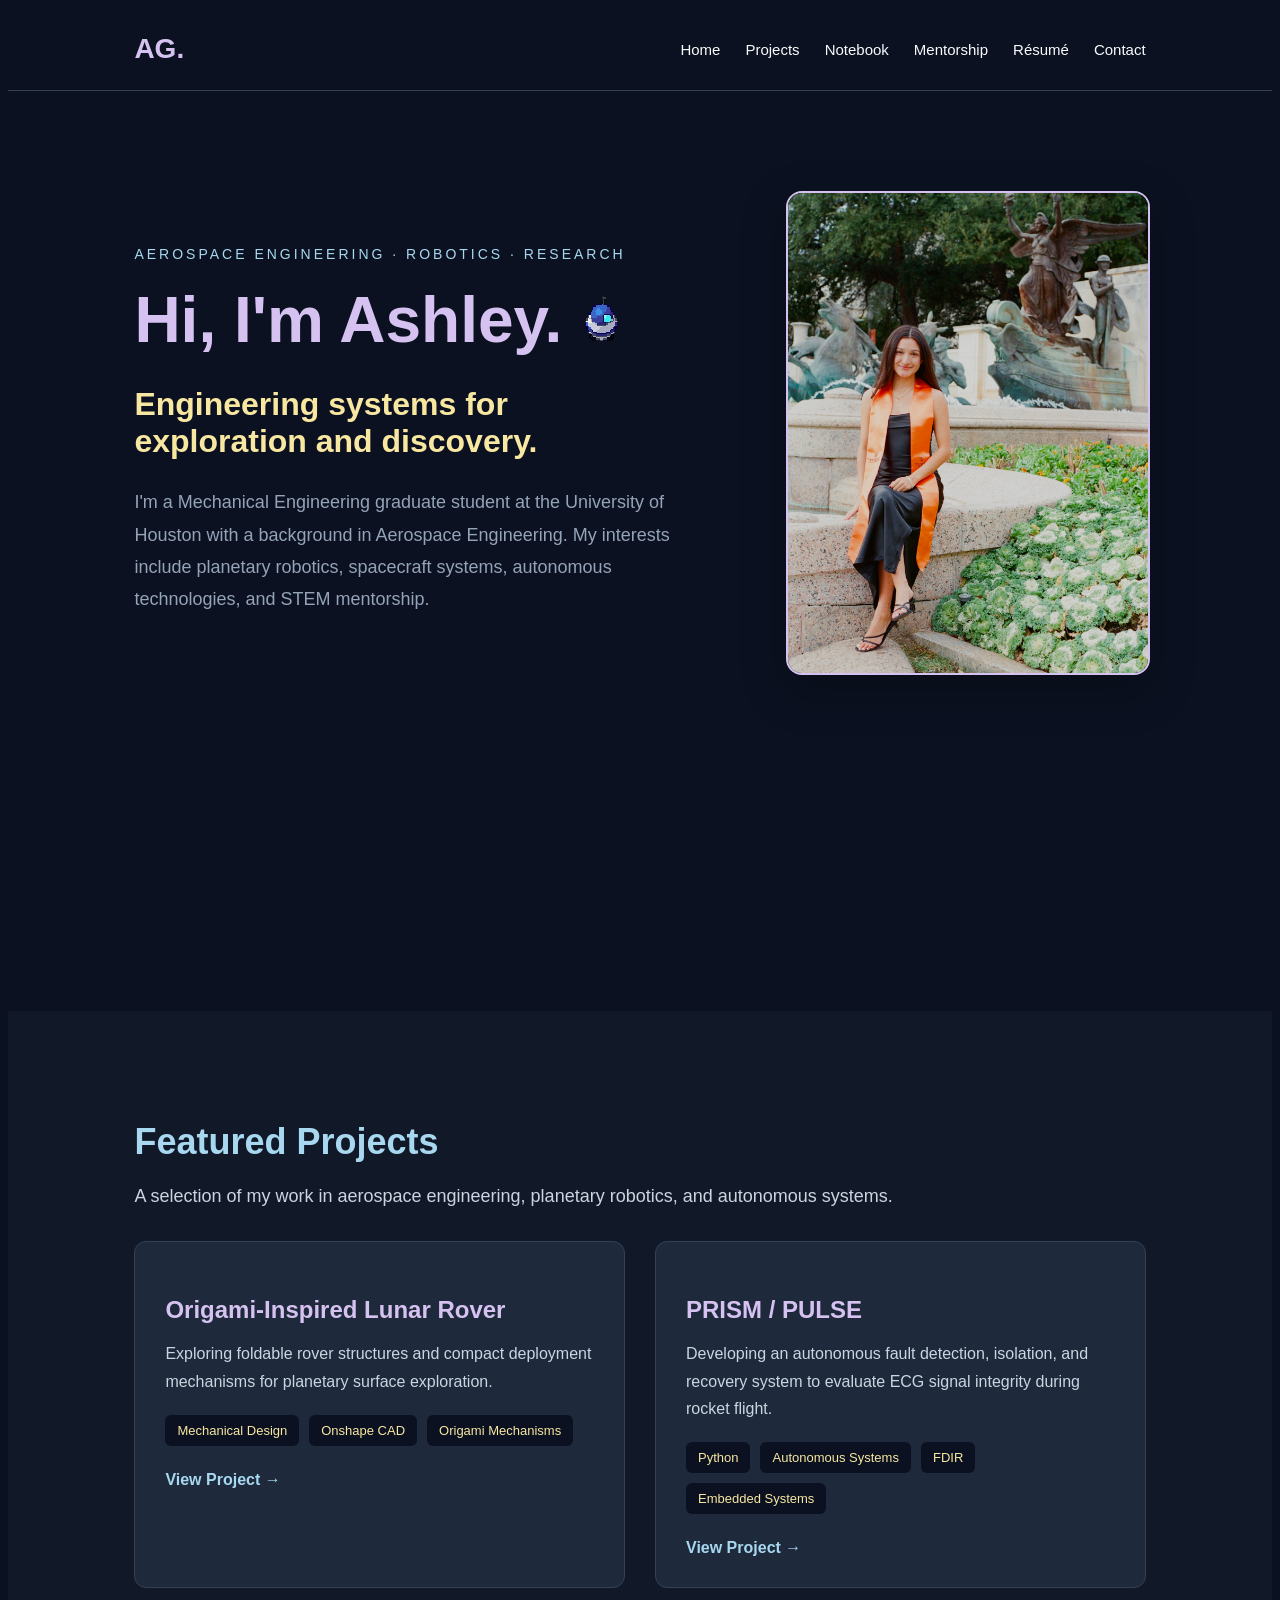
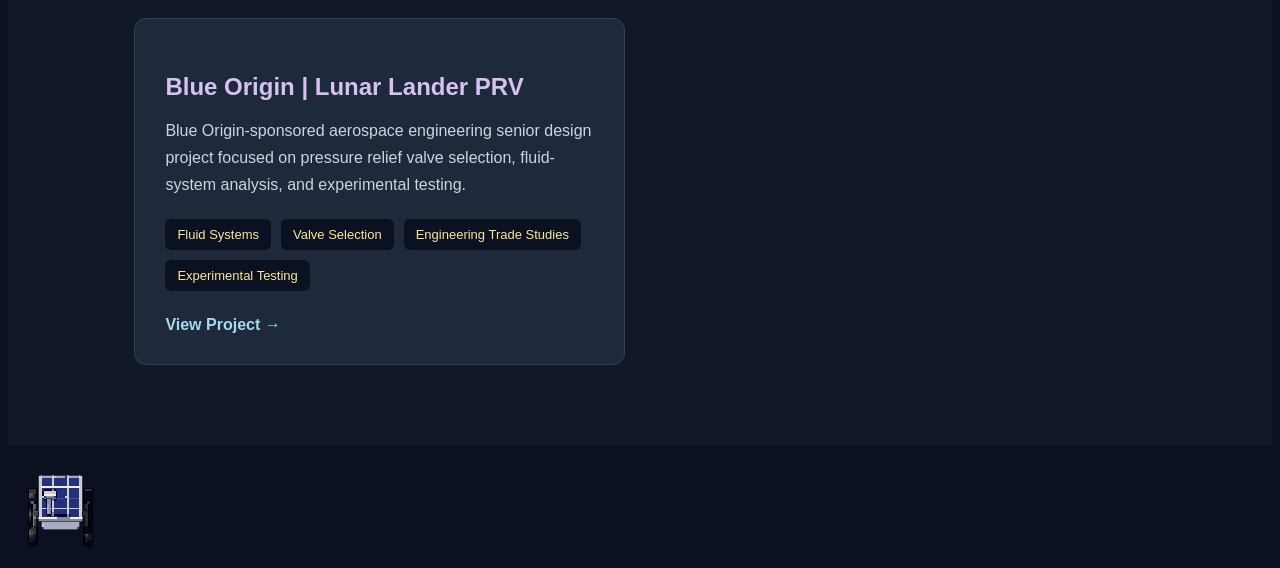
<file: index.html>
<!DOCTYPE html>
<html lang="en">

<head>
    <meta charset="UTF-8">
    <meta name="viewport" content="width=device-width, initial-scale=1.0">

    <title>Ashley Guajardo | Engineering Portfolio</title>

    <link rel="stylesheet" href="style.css?v=3">
</head>

<body>

    <!-- NAVIGATION BAR -->

    <nav class="navbar">

        <a href="index.html" class="logo">AG.</a>

        <div class="nav-links">
            <a href="index.html">Home</a>
            <a href="index.html#featured-projects">Projects</a>
            <a href="notebook.html">Notebook</a>
            <a href="mentorship.html">Mentorship</a>
            <a href="resume.html">Résumé</a>
            <a href="contact.html">Contact</a>
        </div>

    </nav>


    <!-- HERO SECTION -->

    <section class="hero">

        <div class="hero-content">

            <!-- LEFT SIDE: INTRODUCTION -->

            <div class="hero-text">

                <p class="eyebrow">
                    AEROSPACE ENGINEERING · ROBOTICS · RESEARCH
                </p>

                <!-- NAME AND ANIMATED ROBOT -->

                <h1 class="hero-name">
                    Hi, I'm Ashley.
                    <img
                        src="images/pixor-library-sci-robot-small.gif"
                        alt="Animated pixel-art robot"
                        class="hero-robot"
                    >
                </h1>

                <h2>
                    Engineering systems for exploration
                    and discovery.
                </h2>

                <p class="intro">
                    I'm a Mechanical Engineering graduate student
                    at the University of Houston with a background
                    in Aerospace Engineering.

                    My interests include planetary robotics,
                    spacecraft systems, autonomous technologies,
                    and STEM mentorship.
                </p>

            </div>

            <!-- RIGHT SIDE: PROFILE PHOTO -->

            <div class="hero-photo">

                <img
                    src="images/profile.jpg"
                    alt="Portrait of Ashley"
                >

            </div>

        </div>

    </section>


    <!-- FEATURED PROJECTS SECTION -->

    <section class="projects" id="featured-projects">

        <h2>Featured Projects</h2>

        <p>
            A selection of my work in aerospace engineering,
            planetary robotics, and autonomous systems.
        </p>

        <!-- PROJECT GRID -->

        <div class="project-grid">

            <!-- PROJECT 1: LUNAR ROVER -->

            <div class="project-card">

                <h3>Origami-Inspired Lunar Rover</h3>

                <p>
                    Exploring foldable rover structures
                    and compact deployment mechanisms
                    for planetary surface exploration.
                </p>

                <div class="project-tags">
                    <span>Mechanical Design</span>
                    <span>Onshape CAD</span>
                    <span>Origami Mechanisms</span>
                </div>

                <a href="lunar-rover.html" class="project-link">
                    View Project &rarr;
                </a>

            </div>


            <!-- PROJECT 2: PRISM / PULSE -->

            <div class="project-card">

                <h3>PRISM / PULSE</h3>

                <p>
                    Developing an autonomous fault detection,
                    isolation, and recovery system to evaluate
                    ECG signal integrity during rocket flight.
                </p>

                <div class="project-tags">
                    <span>Python</span>
                    <span>Autonomous Systems</span>
                    <span>FDIR</span>
                    <span>Embedded Systems</span>
                </div>

                <a href="prism-pulse.html" class="project-link">
                    View Project &rarr;
                </a>

            </div>


            
<!--
    ASCEND PROJECT — TEMPORARILY HIDDEN
    Restore when project documentation is ready.

    <div class="project-card">

        <h3>ASCEND | Autonomous ATV Controls</h3>

        <p>
            Developing an electronic throttle control
            system integrating a Pixhawk flight controller,
            PWM signal conversion, and a motor controller
            for autonomous ATV operation.
        </p>

        <div class="project-tags">
            <span>Control Systems</span>
            <span>Pixhawk</span>
            <span>Electronics Integration</span>
            <span>Autonomous Vehicles</span>
        </div>

        <a href="ascend.html" class="project-link">
            View Project &rarr;
        </a>

    </div>

    END HIDDEN ASCEND PROJECT
-->



            <!-- PROJECT 4: BLUE ORIGIN -->

            <div class="project-card">

                <h3>Blue Origin | Lunar Lander PRV</h3>

                <p>
                    Blue Origin-sponsored aerospace engineering
                    senior design project focused on pressure
                    relief valve selection, fluid-system analysis,
                    and experimental testing.
                </p>

                <div class="project-tags">
                    <span>Fluid Systems</span>
                    <span>Valve Selection</span>
                    <span>Engineering Trade Studies</span>
                    <span>Experimental Testing</span>
                </div>

                <a href="blue-origin.html" class="project-link">
                    View Project &rarr;
                </a>

            </div>

        </div>
        <!-- END PROJECT GRID -->

    </section>
    <!-- END FEATURED PROJECTS -->

<template id="future-home-gallery">

    <!-- HOMEPAGE PHOTO GALLERY -->

    <section class="home-gallery">

        <p class="home-gallery-label">
            A GLIMPSE INTO MY JOURNEY
        </p>

        <h2>Beyond the Engineering</h2>

        <p class="home-gallery-intro">
            From engineering projects and research
            to STEM mentorship, outreach, and the
            experiences that have shaped my journey.
        </p>

        <div class="home-gallery-container">

            <!-- PHOTO 1 -->

            <div class="home-gallery-slide home-active-slide">

                <div class="home-gallery-placeholder">
                    <span>Engineering Projects</span>
                </div>

                <p class="home-gallery-caption">
                    Engineering Projects
                </p>

            </div>


            <!-- PHOTO 2 -->

            <div class="home-gallery-slide">

                <div class="home-gallery-placeholder">
                    <span>STEM Mentorship</span>
                </div>

                <p class="home-gallery-caption">
                    STEM Mentorship & Outreach
                </p>

            </div>


            <!-- PHOTO 3 -->

            <div class="home-gallery-slide">

                <div class="home-gallery-placeholder">
                    <span>Research & Robotics</span>
                </div>

                <p class="home-gallery-caption">
                    Research & Robotics
                </p>

            </div>


            <!-- PHOTO 4 -->

            <div class="home-gallery-slide">

                <div class="home-gallery-placeholder">
                    <span>Team Experiences</span>
                </div>

                <p class="home-gallery-caption">
                    Team Experiences
                </p>

            </div>


            <!-- GALLERY CONTROLS -->

            <div class="home-gallery-controls">

                <button
                    class="home-gallery-prev"
                    type="button"
                    aria-label="Previous photo">
                    &#10094;
                </button>

                <span class="home-gallery-counter">
                    1 / 4
                </span>

                <button
                    class="home-gallery-next"
                    type="button"
                    aria-label="Next photo">
                    &#10095;
                </button>

            </div>


            <!-- GALLERY DOTS -->

            <div class="home-gallery-dots">

                <button
                    class="home-gallery-dot home-active-dot"
                    type="button"
                    aria-label="Show photo 1">
                </button>

                <button
                    class="home-gallery-dot"
                    type="button"
                    aria-label="Show photo 2">
                </button>

                <button
                    class="home-gallery-dot"
                    type="button"
                    aria-label="Show photo 3">
                </button>

                <button
                    class="home-gallery-dot"
                    type="button"
                    aria-label="Show photo 4">
                </button>

            </div>

        </div>

    </template>

    </section>


    <!-- HOMEPAGE PHOTO GALLERY SCRIPT -->

    <!--
HOMEPAGE GALLERY JAVASCRIPT TEMPORARILY DISABLED.
Restore the original slideshow script when the gallery is published.
-->


    <!-- ANIMATED ROVER -->

    <div class="rover-track">

        <img
            src="images/pixor-library-sci-rover.gif"
            alt="Animated planetary exploration rover"
            class="homepage-rover"
        >

    </div>

</body>

</html>
</file>
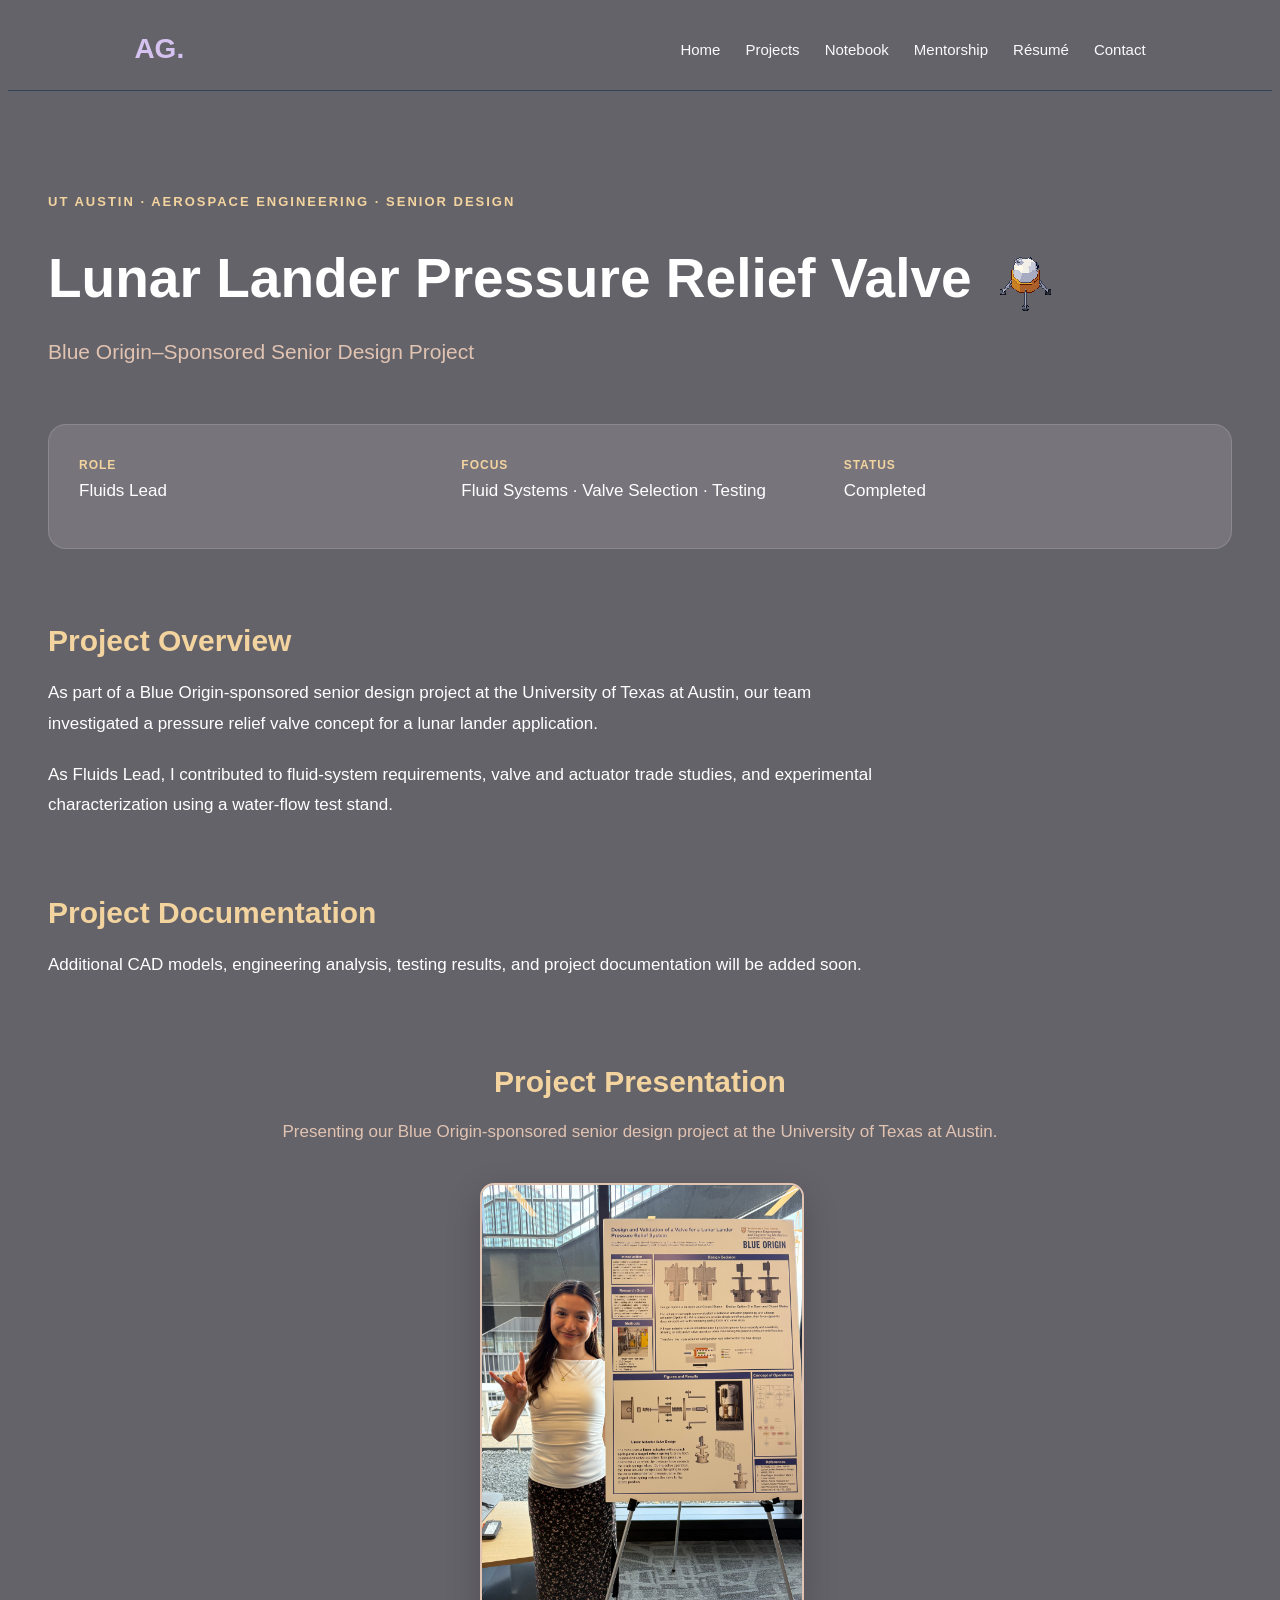
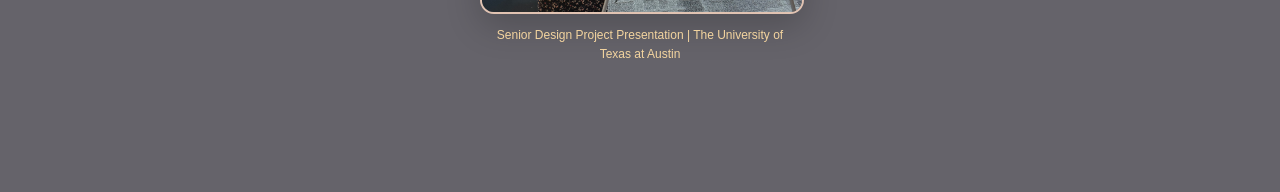
<file: blue-origin.html>
<!DOCTYPE html>
<html lang="en">

<head>
    <meta charset="UTF-8">
    <meta name="viewport" content="width=device-width, initial-scale=1.0">

    <title>Blue Origin | Lunar Lander PRV</title>

    <link rel="stylesheet" href="style.css?v=2">
</head>

<body class="blue-origin-page">

    <!-- NAVIGATION BAR -->

    <nav class="navbar">

        <a href="index.html" class="logo">AG.</a>

        <div class="nav-links">
            <a href="index.html">Home</a>
            <a href="projects.html">Projects</a>
            <a href="notebook.html">Notebook</a>
            <a href="mentorship.html">Mentorship</a>
            <a href="resume.html">Résumé</a>
            <a href="contact.html">Contact</a>
        </div>

    </nav>


    <!-- BLUE ORIGIN PROJECT -->

    <main class="blue-project-page">

        <!-- PROJECT HEADER -->

        <section class="blue-project-hero">

            <p class="blue-project-eyebrow">
                UT AUSTIN · AEROSPACE ENGINEERING · SENIOR DESIGN
            </p>

            <h1 class="blue-project-title">
                Lunar Lander Pressure Relief Valve
                <img
                    src="images/pixor-library-sci-lander.gif"
                    alt="Animated pixel-art lunar lander"
                    class="blue-origin-lander"
                >
            </span>
            </h1>

            <p class="blue-project-subtitle">
                Blue Origin–Sponsored Senior Design Project
            </p>

            <!-- PROJECT INFORMATION -->

            <div class="blue-project-details">

                <div>
                    <span>ROLE</span>
                    <p>Fluids Lead</p>
                </div>

                <div>
                    <span>FOCUS</span>
                    <p>Fluid Systems · Valve Selection · Testing</p>
                </div>

                <div>
                    <span>STATUS</span>
                    <p>Completed</p>
                </div>

            </div>

        </section>


        <!-- PROJECT OVERVIEW -->

        <section class="blue-project-overview">

            <h2>Project Overview</h2>

            <p>
                As part of a Blue Origin-sponsored senior design
                project at the University of Texas at Austin,
                our team investigated a pressure relief valve
                concept for a lunar lander application.
            </p>

            <p>
                As Fluids Lead, I contributed to fluid-system
                requirements, valve and actuator trade studies,
                and experimental characterization using a
                water-flow test stand.
            </p>

        </section>


        <!-- FUTURE DOCUMENTATION -->

        <section class="blue-project-upcoming">

            <h2>Project Documentation</h2>

            <p>
                Additional CAD models, engineering analysis,
                testing results, and project documentation
                will be added soon.
            </p>

        </section>


<!-- BLUE ORIGIN PROJECT PRESENTATION -->

<section class="blue-presentation">

    <h2>Project Presentation</h2>

    <p class="blue-presentation-intro">
        Presenting our Blue Origin-sponsored senior design
        project at the University of Texas at Austin.
    </p>

    <figure class="blue-presentation-figure">

        <img
            src="images/blue-origin-presentation.jpg"
            alt="Ashley presenting her lunar lander pressure relief valve senior design poster at UT Austin"
            class="blue-presentation-photo"
        >

        <figcaption>
            Senior Design Project Presentation |
            The University of Texas at Austin
        </figcaption>

    </figure>

</section>


    </main>

</body>

</html>
</file>
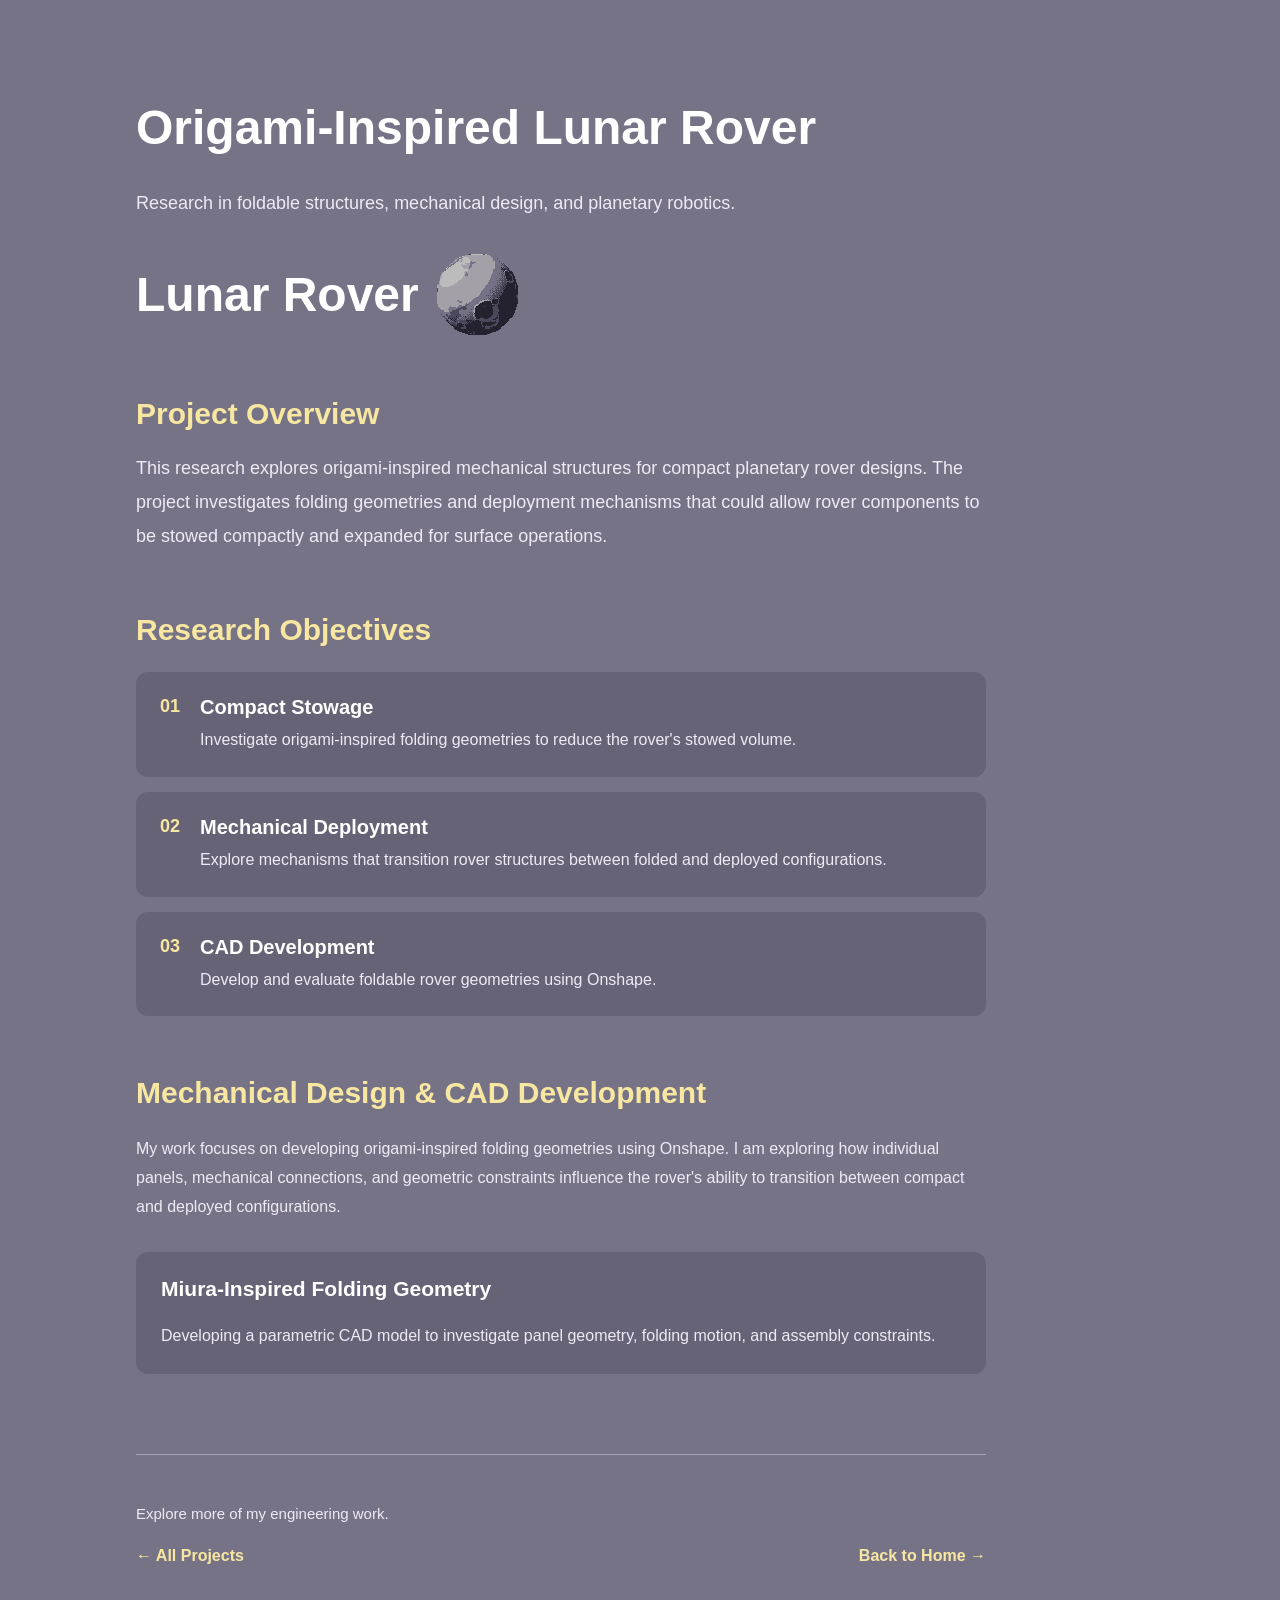
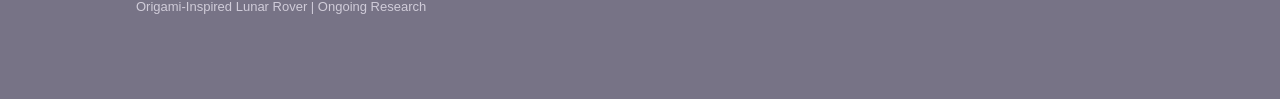
<file: lunar-rover.html>
<!DOCTYPE html>
<html lang="en">

<head>
    <meta charset="UTF-8">
    <meta name="viewport" content="width=device-width, initial-scale=1.0">

    <title>Origami-Inspired Lunar Rover | Ashley Guajardo</title>

    <link rel="stylesheet" href="style.css">
</head>

<body class="project-page">

    <h1>Origami-Inspired Lunar Rover</h1>

    <p>
        Research in foldable structures,
        mechanical design, and planetary robotics.
    </p>


    <h1 class="lunar-title">
        Lunar Rover
        <img
            src="images/planet-moon-238585.gif"
            alt="Animated pixel-art Moon"
            class="lunar-moon"
        >
    </h1>


    <!-- PROJECT OVERVIEW - VISIBLE -->

    <section class="project-overview">

        <h2>Project Overview</h2>

        <p>
            This research explores origami-inspired
            mechanical structures for compact planetary
            rover designs.

            The project investigates folding geometries
            and deployment mechanisms that could allow
            rover components to be stowed compactly
            and expanded for surface operations.
        </p>

    </section>


    <!-- RESEARCH OBJECTIVES - VISIBLE -->

    <section class="research-objectives">

        <h2>Research Objectives</h2>

        <div class="objective-card">
            <span class="objective-number">01</span>

            <div>
                <h3>Compact Stowage</h3>
                <p>
                    Investigate origami-inspired folding
                    geometries to reduce the rover's
                    stowed volume.
                </p>
            </div>
        </div>

        <div class="objective-card">
            <span class="objective-number">02</span>

            <div>
                <h3>Mechanical Deployment</h3>
                <p>
                    Explore mechanisms that transition
                    rover structures between folded
                    and deployed configurations.
                </p>
            </div>
        </div>

        <div class="objective-card">
            <span class="objective-number">03</span>

            <div>
                <h3>CAD Development</h3>
                <p>
                    Develop and evaluate foldable rover
                    geometries using Onshape.
                </p>
            </div>
        </div>

    </section>


    <!-- MECHANICAL DESIGN SECTION - VISIBLE -->

    <section class="mechanical-design">

        <h2>Mechanical Design & CAD Development</h2>

        <p>
            My work focuses on developing origami-inspired
            folding geometries using Onshape.

            I am exploring how individual panels,
            mechanical connections, and geometric
            constraints influence the rover's ability
            to transition between compact and
            deployed configurations.
        </p>

        <div class="design-card">

            <h3>Miura-Inspired Folding Geometry</h3>

            <p>
                Developing a parametric CAD model
                to investigate panel geometry,
                folding motion, and assembly constraints.
            </p>

        </div>

    </section>


    <!--
    ==================================================
    HIDDEN SECTION: CAD DEVELOPMENT GALLERY

    Uncomment when CAD screenshots are ready.
    ==================================================

    <section class="cad-gallery">

        <h2>CAD Development Gallery</h2>

        <div class="gallery-grid">

            <div class="gallery-card">
                <div class="image-placeholder">
                    CAD Screenshot
                </div>

                <h3>Folding Geometry</h3>

                <p>
                    Miura-inspired panel configuration
                    and geometric development.
                </p>
            </div>

            <div class="gallery-card">
                <div class="image-placeholder">
                    CAD Screenshot
                </div>

                <h3>Assembly Development</h3>

                <p>
                    Investigating panel connections
                    and folding constraints.
                </p>
            </div>

        </div>

    </section>

    ==================================================
    END HIDDEN CAD GALLERY
    ==================================================
    -->


    <!--
    ==================================================
    HIDDEN SECTION: ENGINEERING CHALLENGES

    Uncomment when supporting diagrams are ready.
    ==================================================

    <section class="engineering-challenges">

        <h2>Engineering Challenges & Design Decisions</h2>

        <p>
            Developing a foldable rover requires
            balancing geometric constraints,
            mechanical connections, and
            deployment motion.
        </p>

        <div class="challenge-card">

            <h3>Maintaining Folding Motion Across Connected Panels</h3>

            <p>
                During CAD development, individual
                folding panels demonstrated the
                intended motion.

                However, connecting the upper and
                lower structures introduced assembly
                constraints that caused the
                structures to separate during folding.
            </p>

            <div class="image-placeholder">
                Assembly Constraint Diagram
            </div>

        </div>

    </section>

    ==================================================
    END HIDDEN ENGINEERING CHALLENGES
    ==================================================
    -->


    <!--
    ==================================================
    HIDDEN SECTION: RESEARCH PROGRESS

    Uncomment when ready to display progress.
    ==================================================

    <section class="project-progress">

        <h2>Project Progress</h2>

        <div class="progress-overview">

            <div class="progress-header">
                <h3>Overall Development</h3>
                <span>In Progress</span>
            </div>

            <div class="progress-track">
                <div class="progress-fill"></div>
            </div>

            <p>
                Current focus: CAD assembly integration
                and folding mechanism development.
            </p>

        </div>

        <div class="progress-card">

            <h3>01 | Geometry Development</h3>

            <p>
                Explored Miura-inspired panel geometries
                and initial folding configurations
                using Onshape CAD.
            </p>

        </div>

        <div class="progress-card">

            <h3>02 | Assembly Integration</h3>

            <p>
                Investigating mechanical connections
                between upper and lower folding
                structures while maintaining
                coordinated deployment motion.
            </p>

        </div>

        <div class="progress-card">

            <h3>03 | Physical Validation</h3>

            <p>
                Planning to develop paper prototypes
                to evaluate folding behavior and
                geometric compatibility before
                refining the CAD assembly.
            </p>

        </div>

    </section>

    ==================================================
    END HIDDEN RESEARCH PROGRESS
    ==================================================
    -->


    <!--
    ==================================================
    HIDDEN SECTION: TECHNICAL SKILLS & TOOLS

    Uncomment when ready.
    ==================================================

    <section class="technical-skills">

        <h2>Technical Skills & Tools</h2>

        <div class="skills-grid">

            <div class="skill-card">
                <h3>CAD Modeling</h3>
                <p>Onshape | 3D Assemblies</p>
            </div>

            <div class="skill-card">
                <h3>Mechanical Design</h3>
                <p>Folding Mechanisms | Panel Geometry</p>
            </div>

            <div class="skill-card">
                <h3>Kinematic Analysis</h3>
                <p>Assembly Constraints | Motion Evaluation</p>
            </div>

            <div class="skill-card">
                <h3>Prototyping</h3>
                <p>Paper Models | Design Iteration</p>
            </div>

        </div>

    </section>

    ==================================================
    END HIDDEN TECHNICAL SKILLS
    ==================================================
    -->


    <!-- PROJECT FOOTER - VISIBLE -->

    <footer class="project-footer">

        <p>Explore more of my engineering work.</p>

        <div class="footer-navigation">

            <a href="index.html#featured-projects">
                ← All Projects
            </a>

            <a href="index.html">
                Back to Home →
            </a>

        </div>

        <p class="footer-caption">
            Origami-Inspired Lunar Rover | Ongoing Research
        </p>

    </footer>

</body>

</html>
</file>
<file: style.css>
:root {
    --navy: #0B1120;
    --light-blue: #A7D8F0;
    --light-yellow: #F8E7A1;
    --light-purple: #D6C2F0;
    --white: #F8FAFC;
}

body {
    background-color: var(--navy);
    color: var(--white);
    font-family: Arial, sans-serif;
}

.eyebrow {
    color: var(--light-blue);
    font-size: 14px;
    letter-spacing: 3px;
}

.hero h1 {
    font-size: 64px;
    margin-bottom: 15px;
    color: var(--light-purple);
}

.hero h2 {
    font-size: 32px;
    color: var(--light-yellow);
    max-width: 700px;
}

.hero {
    min-height: 80vh;
    padding: 100px 10%;
}

.intro {
    font-size: 18px;
    line-height: 1.8;
    color: #94A3B8;
    max-width: 650px;
}

.navbar {
    display: flex;
    justify-content: space-between;
    align-items: center;
    padding: 25px 10%;
    border-bottom: 1px solid #334155;
}

.logo {
    font-size: 28px;
    font-weight: bold;
    color: var(--light-purple);
    text-decoration: none;
}

.nav-links {
    display: flex;
    gap: 25px;
}

.nav-links a {
    color: var(--white);
    text-decoration: none;
    font-size: 15px;
}

.nav-links a:hover {
    color: var(--light-blue);
}

@media (max-width: 800px) {
    .navbar {
        flex-direction: column;
        gap: 20px;
    }

    .nav-links {
        flex-wrap: wrap;
        justify-content: center;
        gap: 15px;
    }
}

/* HOMEPAGE FEATURED PROJECTS */

.projects {
    background-color: #111827;
    padding: 80px 10%;
}

.projects h2 {
    font-size: 36px;
    color: var(--light-blue);
    margin-bottom: 15px;
}

.projects p {
    color: #CBD5E1;
    font-size: 18px;
    line-height: 1.7;
}

.project-card {
    background-color: #1E293B;
    padding: 30px;
    border-radius: 12px;
    border: 1px solid #334155;
    max-width: none;
    margin-top: 0;
    min-width: 0;
}

.project-card h3 {
    color: var(--light-purple);
    font-size: 24px;
    margin-bottom: 15px;
}

.project-card p {
    font-size: 16px;
    line-height: 1.7;
}

.project-tags {
    display: flex;
    flex-wrap: wrap;
    gap: 10px;
    margin-top: 20px;
}

.project-tags span {
    background-color: var(--navy);
    color: var(--light-yellow);
    padding: 8px 12px;
    border-radius: 6px;
    font-size: 13px;
}

.project-grid {
    display: grid;
    grid-template-columns: repeat(2, minmax(0, 1fr));
    gap: 30px;
}

@media (max-width: 768px) {
    .project-grid {
        grid-template-columns: 1fr;
    }
}

.project-link {
    display: inline-block;
    margin-top: 25px;
    color: var(--light-blue);
    font-size: 16px;
    font-weight: bold;
    text-decoration: none;
}

.project-link:hover {
    color: var(--light-purple);
    text-decoration: underline;
}

/* GENERAL PROJECT PAGE */

.project-page {
    background-color: #777386;
    color: #FFFFFF;
    padding: 60px 10%;
}

.project-page h1 {
    color: #FFFFFF;
    font-size: 48px;
}

.project-page p {
    color: #EEEAF5;
    font-size: 18px;
    line-height: 1.8;
}

.project-page a {
    color: #F8E7A1;
    text-decoration: none;
}

.project-page a:hover {
    color: #D6C2F0;
    text-decoration: underline;
}

.project-overview {
    margin-top: 60px;
    max-width: 850px;
}

.project-overview h2 {
    color: var(--light-yellow);
    font-size: 30px;
    margin-bottom: 20px;
}

.project-overview p {
    font-size: 18px;
    line-height: 1.9;
}

.research-objectives {
    margin-top: 60px;
    max-width: 850px;
}

.research-objectives h2 {
    color: var(--light-yellow);
    font-size: 30px;
    margin-bottom: 25px;
}

.research-objectives ol {
    padding-left: 25px;
}

.research-objectives li {
    color: #EEEAF5;
    font-size: 18px;
    line-height: 1.8;
    margin-bottom: 20px;
}

.research-objectives strong {
    color: #FFFFFF;
}

.project-page .research-objectives h2 {
    color: var(--light-yellow);
    font-size: 30px;
    margin-bottom: 25px;
}

.objective-card {
    display: flex;
    align-items: flex-start;
    gap: 20px;
    background-color: #676376;
    padding: 24px;
    border-radius: 12px;
    margin-bottom: 15px;
}

.objective-number {
    color: var(--light-yellow);
    font-size: 18px;
    font-weight: bold;
}

.objective-card h3 {
    color: #FFFFFF;
    font-size: 20px;
    margin: 0 0 8px;
}

.project-page .objective-card p {
    color: #EEEAF5;
    font-size: 16px;
    line-height: 1.6;
    margin: 0;
}

.mechanical-design {
    margin-top: 60px;
    max-width: 850px;
}

.project-page .mechanical-design h2 {
    color: var(--light-yellow);
    font-size: 30px;
    margin-bottom: 25px;
}

.project-page .mechanical-design > p {
    color: #EEEAF5;
    font-size: 16px;
    line-height: 1.8;
    margin-bottom: 30px;
}

.design-card {
    background-color: #676376;
    padding: 25px;
    border-radius: 12px;
}

.design-card h3 {
    color: #FFFFFF;
    font-size: 21px;
    margin-top: 0;
}

.project-page .design-card p {
    color: #EEEAF5;
    font-size: 16px;
    line-height: 1.7;
    margin-bottom: 0;
}

/* CAD GALLERY */

.cad-gallery {
    margin-top: 60px;
    max-width: 850px;
}

.project-page .cad-gallery h2 {
    color: var(--light-yellow);
    font-size: 30px;
    margin-bottom: 25px;
}

.gallery-grid {
    display: grid;
    grid-template-columns: 1fr 1fr;
    gap: 20px;
}

.gallery-card {
    background-color: #676376;
    padding: 18px;
    border-radius: 12px;
}

.image-placeholder {
    background-color: #5C586A;
    height: 200px;
    border-radius: 8px;
    display: flex;
    align-items: center;
    justify-content: center;
    color: #EEEAF5;
    font-size: 15px;
}

.gallery-card h3 {
    color: #FFFFFF;
    font-size: 19px;
    margin-bottom: 8px;
}

.project-page .gallery-card p {
    color: #EEEAF5;
    font-size: 15px;
    line-height: 1.6;
}

@media (max-width: 768px) {
    .gallery-grid {
        grid-template-columns: 1fr;
    }
}

/* ENGINEERING CHALLENGES */

.engineering-challenges {
    margin-top: 60px;
    max-width: 850px;
}

.project-page .engineering-challenges h2 {
    color: var(--light-yellow);
    font-size: 30px;
    margin-bottom: 25px;
}

.project-page .engineering-challenges > p {
    color: #EEEAF5;
    font-size: 16px;
    line-height: 1.8;
    margin-bottom: 25px;
}

.challenge-card {
    background-color: #676376;
    padding: 25px;
    border-radius: 12px;
}

.challenge-card h3 {
    color: #FFFFFF;
    font-size: 21px;
    margin-top: 0;
}

.project-page .challenge-card p {
    color: #EEEAF5;
    font-size: 16px;
    line-height: 1.7;
}

.challenge-card .image-placeholder {
    margin-top: 25px;
}

/* PROJECT PROGRESS */

.project-progress {
    margin-top: 60px;
    max-width: 850px;
}

.project-page .project-progress h2 {
    color: var(--light-yellow);
    font-size: 30px;
    margin-bottom: 25px;
}

.progress-card {
    background-color: #676376;
    padding: 25px;
    border-radius: 12px;
    margin-bottom: 15px;
}

.progress-card h3 {
    color: #FFFFFF;
    font-size: 20px;
    margin-top: 0;
}

.project-page .progress-card p {
    color: #EEEAF5;
    font-size: 16px;
    line-height: 1.7;
    margin-bottom: 0;
}

.progress-overview {
    background-color: #676376;
    padding: 25px;
    border-radius: 12px;
    margin-bottom: 25px;
}

.progress-header {
    display: flex;
    justify-content: space-between;
    align-items: center;
    gap: 15px;
}

.progress-header h3 {
    color: #FFFFFF;
    font-size: 20px;
    margin: 0;
}

.progress-header span {
    color: var(--light-yellow);
    font-size: 15px;
    font-weight: bold;
}

.progress-track {
    background-color: #514D60;
    height: 12px;
    border-radius: 20px;
    overflow: hidden;
    margin-top: 25px;
}

.progress-fill {
    background-color: var(--light-yellow);
    width: 35%;
    height: 100%;
    border-radius: 20px;
}

.project-page .progress-overview p {
    color: #EEEAF5;
    font-size: 15px;
    margin-bottom: 0;
}

/* TECHNICAL SKILLS */

.technical-skills {
    margin-top: 60px;
    max-width: 850px;
}

.project-page .technical-skills h2 {
    color: var(--light-yellow);
    font-size: 30px;
    margin-bottom: 25px;
}

.skills-grid {
    display: grid;
    grid-template-columns: 1fr 1fr;
    gap: 20px;
}

.skill-card {
    background-color: #676376;
    padding: 25px;
    border-radius: 12px;
}

.skill-card h3 {
    color: #FFFFFF;
    font-size: 19px;
    margin-top: 0;
    margin-bottom: 10px;
}

.project-page .skill-card p {
    color: #EEEAF5;
    font-size: 15px;
    line-height: 1.6;
    margin-bottom: 0;
}

@media (max-width: 768px) {
    .skills-grid {
        grid-template-columns: 1fr;
    }
}

/* PROJECT FOOTER */

.project-footer {
    max-width: 850px;
    margin-top: 80px;
    padding-top: 30px;
    border-top: 1px solid #A9A4B8;
}

.project-page .project-footer p {
    color: #EEEAF5;
    font-size: 15px;
}

.footer-navigation {
    display: flex;
    justify-content: space-between;
    align-items: center;
    gap: 20px;
    margin-top: 20px;
    margin-bottom: 30px;
}

.footer-navigation a {
    color: var(--light-yellow);
    text-decoration: none;
    font-size: 16px;
    font-weight: 600;
    transition: color 0.2s ease;
}

.footer-navigation a:hover {
    color: #FFFFFF;
}

.project-page .project-footer .footer-caption {
    font-size: 13px;
    opacity: 0.75;
}

@media (max-width: 768px) {
    .footer-navigation {
        flex-direction: column;
        align-items: flex-start;
    }
}

/* PRISM / PULSE ACRONYM DEFINITIONS */

.prism-acronyms {
    display: flex;
    flex-direction: column;
    gap: 20px;
    margin: 30px 0;
}


.acronym-item {
    display: flex;
    align-items: flex-start;
    gap: 20px;
}

.acronym-item h2 {
    background-color: #405468;
    color: #A7D8F0;
    font-size: 16px;
    padding: 12px 15px;
    border-radius: 6px;
    min-width: 85px;
    text-align: center;
    margin: 0;
}

.acronym-item:nth-child(2) h2 {
    color: #F8E7A1;
}

.acronym-item p {
    color: #F8FAFC;
    font-size: 17px;
    line-height: 1.6;
    margin: 8px 0 0;
}


/* ===================================
   PRISM / PULSE PROJECT PAGE
=================================== */

body.prism-page {
    background-color: #53677B;
    color: #F8FAFC;
    min-height: 100vh;
    margin: 0;
    padding: 55px 8%;
    font-family: Arial, sans-serif;
}

/* MAIN CONTAINER */

.prism-container {
    max-width: 1000px;
    margin: 0 auto;
}

/* PROJECT INTRODUCTION */

.prism-topline {
    display: flex;
    justify-content: space-between;
    gap: 20px;
    margin-bottom: 35px;
}

.prism-topline span {
    color: #A7D8F0;
    font-size: 12px;
    font-weight: 600;
    letter-spacing: 1px;
}

.prism-topline span:last-child {
    color: #F8E7A1;
}

.prism-intro h1 {
    color: #FFFFFF;
    font-size: clamp(42px, 7vw, 70px);
    margin: 0 0 15px;
}

.prism-description {
    color: #F8FAFC;
    font-size: 18px;
    line-height: 1.7;
    max-width: 700px;
    margin-bottom: 35px;
}

/* ACRONYM DEFINITIONS */

.prism-definitions {
    background-color: #405468;
    border-radius: 12px;
    padding: 25px 30px;
}

.prism-definition {
    display: grid;
    grid-template-columns: 90px 1fr;
    gap: 20px;
    align-items: start;
}

.prism-definition + .prism-definition {
    border-top: 1px solid #71869A;
    margin-top: 20px;
    padding-top: 20px;
}

.prism-definition h2 {
    color: #A7D8F0;
    font-size: 17px;
    margin: 0;
}

.prism-definition:nth-child(2) h2 {
    color: #F8E7A1;
}

.prism-definition p {
    color: #FFFFFF;
    font-size: 16px;
    line-height: 1.6;
    margin: 0;
}

/* PROJECT FACTS */

.prism-details {
    display: grid;
    grid-template-columns: repeat(3, 1fr);
    gap: 25px;
    margin: 35px 0 50px;
}

.prism-details h3 {
    color: #C4D8E7;
    font-size: 12px;
    letter-spacing: 1px;
    margin-bottom: 8px;
}

.prism-details p {
    color: #FFFFFF;
    font-size: 16px;
    margin: 0;
}

/* MISSION */

.prism-mission {
    border-top: 1px solid #A7D8F0;
    padding-top: 35px;
}

.prism-mission h2 {
    color: #A7D8F0;
    font-size: 30px;
    margin-bottom: 20px;
}

.prism-mission > p {
    color: #F8FAFC;
    font-size: 16px;
    line-height: 1.8;
    max-width: 800px;
    margin-bottom: 30px;
}

/* IMAGE PLACEHOLDER */

.prism-image-card {
    background-color: #405468;
    border-radius: 12px;
    padding: 20px;
}

.prism-image-placeholder {
    min-height: 220px;
    border: 1px solid #A7D8F0;
    border-radius: 8px;
    display: flex;
    flex-direction: column;
    justify-content: center;
    align-items: center;
    gap: 10px;
    text-align: center;
}

.prism-image-placeholder span {
    color: #FFFFFF;
    font-size: 17px;
}

.prism-image-placeholder small {
    color: #C4D8E7;
    font-size: 13px;
}

/* RESPONSIVE DESIGN */

@media (max-width: 768px) {

    .prism-topline {
        flex-direction: column;
        gap: 8px;
    }

    .prism-definition {
        grid-template-columns: 1fr;
        gap: 8px;
    }

    .prism-details {
        grid-template-columns: 1fr;
        gap: 20px;
    }

}


/* PULSE TECHNICAL CONTRIBUTIONS */

.pulse-contributions {
    margin-top: 75px;
    padding-top: 35px;
    border-top: 1px solid #A7D8F0;
}

.pulse-section-label {
    color: #F8E7A1;
    font-size: 12px;
    font-weight: 600;
    letter-spacing: 1.5px;
}

.pulse-contributions h2 {
    color: #FFFFFF;
    font-size: 30px;
    margin: 15px 0 20px;
}

.pulse-role-description {
    color: #F8FAFC;
    font-size: 16px;
    line-height: 1.8;
    max-width: 850px;
    margin-bottom: 30px;
}

.pulse-contributions-grid {
    display: grid;
    grid-template-columns: 1fr 1fr;
    gap: 20px;
}

.pulse-contribution-card {
    background-color: #405468;
    padding: 25px;
    border-radius: 12px;
}

.pulse-contribution-card h3 {
    color: #A7D8F0;
    font-size: 19px;
    margin: 0 0 12px;
}

.pulse-contribution-card p {
    color: #F8FAFC;
    font-size: 15px;
    line-height: 1.7;
    margin: 0;
}

@media (max-width: 768px) {
    .pulse-contributions-grid {
        grid-template-columns: 1fr;
    }
}


/* PULSE SYSTEM ARCHITECTURE */

.pulse-architecture {
    margin-top: 75px;
}

.pulse-architecture h2 {
    color: #FFFFFF;
    font-size: 30px;
    margin: 15px 0 20px;
}

.pulse-architecture-intro {
    color: #F8FAFC;
    font-size: 16px;
    line-height: 1.8;
    max-width: 850px;
    margin-bottom: 30px;
}

.pulse-architecture-panel {
    background-color: #405468;
    padding: 28px;
    border-radius: 12px;
}

.pulse-architecture-panel h3 {
    color: #A7D8F0;
    font-size: 18px;
    margin: 0 0 25px;
}

.pulse-flow-grid {
    display: grid;
    grid-template-columns: 1fr 1fr;
    gap: 15px;
}

.pulse-flow-item {
    background-color: #53677B;
    border: 1px solid #7898B0;
    padding: 20px;
    border-radius: 8px;
}

.pulse-flow-item span {
    color: #F8E7A1;
    font-size: 13px;
    font-weight: bold;
}

.pulse-flow-item h4 {
    color: #FFFFFF;
    font-size: 17px;
    margin: 12px 0 8px;
}

.pulse-flow-item p {
    color: #F8FAFC;
    font-size: 14px;
    line-height: 1.6;
    margin: 0;
}

.pulse-flow-note {
    color: #DDE9F1;
    font-size: 14px;
    line-height: 1.7;
    margin: 25px 0 0;
}

.pulse-diagram-card {
    background-color: #405468;
    border-radius: 12px;
    padding: 20px;
    margin-top: 20px;
}

.pulse-diagram-placeholder {
    border: 1px solid #A7D8F0;
    border-radius: 8px;
    min-height: 200px;
    display: flex;
    flex-direction: column;
    align-items: center;
    justify-content: center;
    gap: 10px;
    text-align: center;
    padding: 20px;
}

.pulse-diagram-placeholder span {
    color: #FFFFFF;
    font-size: 17px;
}

.pulse-diagram-placeholder small {
    color: #DDE9F1;
    font-size: 13px;
}

@media (max-width: 768px) {
    .pulse-flow-grid {
        grid-template-columns: 1fr;
    }
}


/* PULSE AUTONOMOUS FDIR */

.pulse-fdir {
    margin-top: 75px;
}

.pulse-fdir h2 {
    color: #FFFFFF;
    font-size: 30px;
    margin: 15px 0 20px;
}

.pulse-fdir-intro {
    color: #F8FAFC;
    font-size: 16px;
    line-height: 1.8;
    max-width: 850px;
    margin-bottom: 30px;
}

.pulse-fault-panel,
.pulse-results-panel {
    background-color: #405468;
    padding: 28px;
    border-radius: 12px;
    margin-bottom: 20px;
}

.pulse-fault-panel h3,
.pulse-results-panel h3 {
    color: #A7D8F0;
    font-size: 19px;
    margin: 0 0 20px;
}

.pulse-fault-grid {
    display: grid;
    grid-template-columns: repeat(3, 1fr);
    gap: 15px;
}

.pulse-fault-card {
    background-color: #53677B;
    padding: 20px;
    border-radius: 8px;
}

.pulse-fault-card h4 {
    color: #F8E7A1;
    font-size: 16px;
    margin: 0 0 12px;
}

.pulse-fault-card p,
.pulse-results-panel p {
    color: #F8FAFC;
    font-size: 14px;
    line-height: 1.7;
}

.pulse-results-placeholder {
    border: 1px solid #A7D8F0;
    border-radius: 8px;
    min-height: 200px;
    display: flex;
    flex-direction: column;
    align-items: center;
    justify-content: center;
    gap: 10px;
    text-align: center;
    margin-top: 20px;
}

.pulse-results-placeholder span {
    color: #FFFFFF;
    font-size: 16px;
}

.pulse-results-placeholder small {
    color: #DCE8F0;
    font-size: 13px;
}

@media (max-width: 768px) {
    .pulse-fault-grid {
        grid-template-columns: 1fr;
    }
}


/* PULSE FAULT PLOT PLACEHOLDERS */

.pulse-fault-card {
    display: flex;
    flex-direction: column;
}

.pulse-fault-image {
    border: 1px dashed #A7D8F0;
    border-radius: 8px;
    min-height: 145px;
    padding: 12px;
    margin-top: auto;

    display: flex;
    flex-direction: column;
    align-items: center;
    justify-content: center;
    gap: 8px;
    text-align: center;
}

.pulse-fault-image span {
    color: #FFFFFF;
    font-size: 14px;
}

.pulse-fault-image small {
    color: #C4D8E7;
    font-size: 12px;
}

/* Keep fault plots aligned within cards */

.pulse-fault-card {
    display: flex;
    flex-direction: column;
}

.pulse-fault-card p {
    flex-grow: 1;
}

.pulse-fault-image {
    margin-top: 20px;
    min-height: 170px;
}


/* PULSE DEVELOPMENT WORKFLOW */

.pulse-workflow-grid {
    display: flex;
    align-items: stretch;
    gap: 10px;
}

.pulse-workflow-step {
    background-color: #53677B;
    padding: 18px;
    border-radius: 8px;
    flex: 1;
    min-width: 0;
}

.pulse-workflow-arrow {
    color: #F8E7A1;
    font-size: 26px;
    font-weight: bold;
    display: flex;
    align-items: center;
    justify-content: center;
    flex-shrink: 0;
}

@media (max-width: 768px) {

    .pulse-workflow-grid {
        flex-direction: column;
        align-items: stretch;
    }

    .pulse-workflow-arrow {
        transform: rotate(90deg);
        font-size: 24px;
    }

}


/* FIX PULSE DEVELOPMENT WORKFLOW */

.pulse-workflow-grid {
    display: flex;
    align-items: stretch;
    gap: 12px;
}

.pulse-workflow-step {
    background-color: #405468;
    border: 1px solid #7898B0;
    border-radius: 10px;
    padding: 20px;
    flex: 1;
    min-width: 0;
}

.pulse-workflow-step span {
    color: #F8E7A1;
    font-size: 13px;
    font-weight: bold;
}

.pulse-workflow-step h4 {
    color: #FFFFFF;
    font-size: 16px;
    margin: 12px 0;
}

.pulse-workflow-step p {
    color: #F8FAFC;
    font-size: 14px;
    line-height: 1.6;
    margin: 0;
}

.pulse-workflow-arrow {
    display: flex;
    align-items: center;
    justify-content: center;
    color: #F8E7A1;
    font-size: 28px;
    flex-shrink: 0;
}

@media (max-width: 768px) {
    .pulse-workflow-grid {
        flex-direction: column;
    }

    .pulse-workflow-arrow {
        transform: rotate(90deg);
    }
}

/* DEVELOPMENT WORKFLOW TITLE */

.pulse-workflow-title {
    color: #A7D8F0;
    font-size: 21px;
    font-weight: 600;
    margin-bottom: 25px;
}


.acronym-item {
    display: flex;
    align-items: flex-start;
    gap: 20px;
}

.acronym-item h2 {
    background-color: #405468;
    color: #A7D8F0;
    font-size: 16px;
    padding: 12px 15px;
    border-radius: 6px;
    min-width: 85px;
    text-align: center;
    margin: 0;
}

.acronym-item:nth-child(2) h2 {
    color: #F8E7A1;
}

.acronym-item p {
    color: #F8FAFC;
    font-size: 17px;
    line-height: 1.6;
    margin: 8px 0 0;
}


/* ===================================
   PRISM / PULSE PROJECT PAGE
=================================== */

body.prism-page {
    background-color: #53677B;
    color: #F8FAFC;
    min-height: 100vh;
    margin: 0;
    padding: 55px 8%;
    font-family: Arial, sans-serif;
}

/* MAIN CONTAINER */

.prism-container {
    max-width: 1000px;
    margin: 0 auto;
}

/* PROJECT INTRODUCTION */

.prism-topline {
    display: flex;
    justify-content: space-between;
    gap: 20px;
    margin-bottom: 35px;
}

.prism-topline span {
    color: #A7D8F0;
    font-size: 12px;
    font-weight: 600;
    letter-spacing: 1px;
}

.prism-topline span:last-child {
    color: #F8E7A1;
}

.prism-intro h1 {
    color: #FFFFFF;
    font-size: clamp(42px, 7vw, 70px);
    margin: 0 0 15px;
}

.prism-description {
    color: #F8FAFC;
    font-size: 18px;
    line-height: 1.7;
    max-width: 700px;
    margin-bottom: 35px;
}

/* ACRONYM DEFINITIONS */

.prism-definitions {
    background-color: #405468;
    border-radius: 12px;
    padding: 25px 30px;
}

.prism-definition {
    display: grid;
    grid-template-columns: 90px 1fr;
    gap: 20px;
    align-items: start;
}

.prism-definition + .prism-definition {
    border-top: 1px solid #71869A;
    margin-top: 20px;
    padding-top: 20px;
}

.prism-definition h2 {
    color: #A7D8F0;
    font-size: 17px;
    margin: 0;
}

.prism-definition:nth-child(2) h2 {
    color: #F8E7A1;
}

.prism-definition p {
    color: #FFFFFF;
    font-size: 16px;
    line-height: 1.6;
    margin: 0;
}

/* PROJECT FACTS */

.prism-details {
    display: grid;
    grid-template-columns: repeat(3, 1fr);
    gap: 25px;
    margin: 35px 0 50px;
}

.prism-details h3 {
    color: #C4D8E7;
    font-size: 12px;
    letter-spacing: 1px;
    margin-bottom: 8px;
}

.prism-details p {
    color: #FFFFFF;
    font-size: 16px;
    margin: 0;
}

/* MISSION */

.prism-mission {
    border-top: 1px solid #A7D8F0;
    padding-top: 35px;
}

.prism-mission h2 {
    color: #A7D8F0;
    font-size: 30px;
    margin-bottom: 20px;
}

.prism-mission > p {
    color: #F8FAFC;
    font-size: 16px;
    line-height: 1.8;
    max-width: 800px;
    margin-bottom: 30px;
}

/* IMAGE PLACEHOLDER */

.prism-image-card {
    background-color: #405468;
    border-radius: 12px;
    padding: 20px;
}

.prism-image-placeholder {
    min-height: 220px;
    border: 1px solid #A7D8F0;
    border-radius: 8px;
    display: flex;
    flex-direction: column;
    justify-content: center;
    align-items: center;
    gap: 10px;
    text-align: center;
}

.prism-image-placeholder span {
    color: #FFFFFF;
    font-size: 17px;
}

.prism-image-placeholder small {
    color: #C4D8E7;
    font-size: 13px;
}

/* RESPONSIVE DESIGN */

@media (max-width: 768px) {

    .prism-topline {
        flex-direction: column;
        gap: 8px;
    }

    .prism-definition {
        grid-template-columns: 1fr;
        gap: 8px;
    }

    .prism-details {
        grid-template-columns: 1fr;
        gap: 20px;
    }

}


/* PULSE TECHNICAL CONTRIBUTIONS */

.pulse-contributions {
    margin-top: 75px;
    padding-top: 35px;
    border-top: 1px solid #A7D8F0;
}

.pulse-section-label {
    color: #F8E7A1;
    font-size: 12px;
    font-weight: 600;
    letter-spacing: 1.5px;
}

.pulse-contributions h2 {
    color: #FFFFFF;
    font-size: 30px;
    margin: 15px 0 20px;
}

.pulse-role-description {
    color: #F8FAFC;
    font-size: 16px;
    line-height: 1.8;
    max-width: 850px;
    margin-bottom: 30px;
}

.pulse-contributions-grid {
    display: grid;
    grid-template-columns: 1fr 1fr;
    gap: 20px;
}

.pulse-contribution-card {
    background-color: #405468;
    padding: 25px;
    border-radius: 12px;
}

.pulse-contribution-card h3 {
    color: #A7D8F0;
    font-size: 19px;
    margin: 0 0 12px;
}

.pulse-contribution-card p {
    color: #F8FAFC;
    font-size: 15px;
    line-height: 1.7;
    margin: 0;
}

@media (max-width: 768px) {
    .pulse-contributions-grid {
        grid-template-columns: 1fr;
    }
}


/* PULSE SYSTEM ARCHITECTURE */

.pulse-architecture {
    margin-top: 75px;
}

.pulse-architecture h2 {
    color: #FFFFFF;
    font-size: 30px;
    margin: 15px 0 20px;
}

.pulse-architecture-intro {
    color: #F8FAFC;
    font-size: 16px;
    line-height: 1.8;
    max-width: 850px;
    margin-bottom: 30px;
}

.pulse-architecture-panel {
    background-color: #405468;
    padding: 28px;
    border-radius: 12px;
}

.pulse-architecture-panel h3 {
    color: #A7D8F0;
    font-size: 18px;
    margin: 0 0 25px;
}

.pulse-flow-grid {
    display: grid;
    grid-template-columns: 1fr 1fr;
    gap: 15px;
}

.pulse-flow-item {
    background-color: #53677B;
    border: 1px solid #7898B0;
    padding: 20px;
    border-radius: 8px;
}

.pulse-flow-item span {
    color: #F8E7A1;
    font-size: 13px;
    font-weight: bold;
}

.pulse-flow-item h4 {
    color: #FFFFFF;
    font-size: 17px;
    margin: 12px 0 8px;
}

.pulse-flow-item p {
    color: #F8FAFC;
    font-size: 14px;
    line-height: 1.6;
    margin: 0;
}

.pulse-flow-note {
    color: #DDE9F1;
    font-size: 14px;
    line-height: 1.7;
    margin: 25px 0 0;
}

.pulse-diagram-card {
    background-color: #405468;
    border-radius: 12px;
    padding: 20px;
    margin-top: 20px;
}

.pulse-diagram-placeholder {
    border: 1px solid #A7D8F0;
    border-radius: 8px;
    min-height: 200px;
    display: flex;
    flex-direction: column;
    align-items: center;
    justify-content: center;
    gap: 10px;
    text-align: center;
    padding: 20px;
}

.pulse-diagram-placeholder span {
    color: #FFFFFF;
    font-size: 17px;
}

.pulse-diagram-placeholder small {
    color: #DDE9F1;
    font-size: 13px;
}

@media (max-width: 768px) {
    .pulse-flow-grid {
        grid-template-columns: 1fr;
    }
}


/* PULSE AUTONOMOUS FDIR */

.pulse-fdir {
    margin-top: 75px;
}

.pulse-fdir h2 {
    color: #FFFFFF;
    font-size: 30px;
    margin: 15px 0 20px;
}

.pulse-fdir-intro {
    color: #F8FAFC;
    font-size: 16px;
    line-height: 1.8;
    max-width: 850px;
    margin-bottom: 30px;
}

.pulse-fault-panel,
.pulse-results-panel {
    background-color: #405468;
    padding: 28px;
    border-radius: 12px;
    margin-bottom: 20px;
}

.pulse-fault-panel h3,
.pulse-results-panel h3 {
    color: #A7D8F0;
    font-size: 19px;
    margin: 0 0 20px;
}

.pulse-fault-grid {
    display: grid;
    grid-template-columns: repeat(3, 1fr);
    gap: 15px;
}

.pulse-fault-card {
    background-color: #53677B;
    padding: 20px;
    border-radius: 8px;
}

.pulse-fault-card h4 {
    color: #F8E7A1;
    font-size: 16px;
    margin: 0 0 12px;
}

.pulse-fault-card p,
.pulse-results-panel p {
    color: #F8FAFC;
    font-size: 14px;
    line-height: 1.7;
}

.pulse-results-placeholder {
    border: 1px solid #A7D8F0;
    border-radius: 8px;
    min-height: 200px;
    display: flex;
    flex-direction: column;
    align-items: center;
    justify-content: center;
    gap: 10px;
    text-align: center;
    margin-top: 20px;
}

.pulse-results-placeholder span {
    color: #FFFFFF;
    font-size: 16px;
}

.pulse-results-placeholder small {
    color: #DCE8F0;
    font-size: 13px;
}

@media (max-width: 768px) {
    .pulse-fault-grid {
        grid-template-columns: 1fr;
    }
}


/* PULSE FAULT PLOT PLACEHOLDERS */

.pulse-fault-card {
    display: flex;
    flex-direction: column;
}

.pulse-fault-image {
    border: 1px dashed #A7D8F0;
    border-radius: 8px;
    min-height: 145px;
    padding: 12px;
    margin-top: auto;

    display: flex;
    flex-direction: column;
    align-items: center;
    justify-content: center;
    gap: 8px;
    text-align: center;
}

.pulse-fault-image span {
    color: #FFFFFF;
    font-size: 14px;
}

.pulse-fault-image small {
    color: #C4D8E7;
    font-size: 12px;
}

/* Keep fault plots aligned within cards */

.pulse-fault-card {
    display: flex;
    flex-direction: column;
}

.pulse-fault-card p {
    flex-grow: 1;
}

.pulse-fault-image {
    margin-top: 20px;
    min-height: 170px;
}


/* PULSE DEVELOPMENT WORKFLOW */

.pulse-workflow-grid {
    display: flex;
    align-items: stretch;
    gap: 10px;
}

.pulse-workflow-step {
    background-color: #53677B;
    padding: 18px;
    border-radius: 8px;
    flex: 1;
    min-width: 0;
}

.pulse-workflow-arrow {
    color: #F8E7A1;
    font-size: 26px;
    font-weight: bold;
    display: flex;
    align-items: center;
    justify-content: center;
    flex-shrink: 0;
}

@media (max-width: 768px) {

    .pulse-workflow-grid {
        flex-direction: column;
        align-items: stretch;
    }

    .pulse-workflow-arrow {
        transform: rotate(90deg);
        font-size: 24px;
    }

}


/* FIX PULSE DEVELOPMENT WORKFLOW */

.pulse-workflow-grid {
    display: flex;
    align-items: stretch;
    gap: 12px;
}

.pulse-workflow-step {
    background-color: #405468;
    border: 1px solid #7898B0;
    border-radius: 10px;
    padding: 20px;
    flex: 1;
    min-width: 0;
}

.pulse-workflow-step span {
    color: #F8E7A1;
    font-size: 13px;
    font-weight: bold;
}

.pulse-workflow-step h4 {
    color: #FFFFFF;
    font-size: 16px;
    margin: 12px 0;
}

.pulse-workflow-step p {
    color: #F8FAFC;
    font-size: 14px;
    line-height: 1.6;
    margin: 0;
}

.pulse-workflow-arrow {
    display: flex;
    align-items: center;
    justify-content: center;
    color: #F8E7A1;
    font-size: 28px;
    flex-shrink: 0;
}

@media (max-width: 768px) {
    .pulse-workflow-grid {
        flex-direction: column;
    }

    .pulse-workflow-arrow {
        transform: rotate(90deg);
    }
}

/* DEVELOPMENT WORKFLOW TITLE */

.pulse-workflow-title {
    color: #A7D8F0;
    font-size: 21px;
    font-weight: 600;
    margin-bottom: 25px;
}


/* =====================================
   PULSE COMPONENT MATRIX
===================================== */

.pulse-component-panel {
    background-color: #405468;
    padding: 28px;
    border-radius: 12px;
}

.pulse-component-heading {
    display: flex;
    justify-content: space-between;
    align-items: center;
    gap: 15px;
    margin-bottom: 20px;
}

.pulse-component-heading h3 {
    color: #A7D8F0;
    font-size: 20px;
    margin: 0;
}

.pulse-component-heading span {
    color: #F8E7A1;
    font-size: 12px;
    font-weight: bold;
    letter-spacing: 1px;
}

/* COMPONENT TABLE */

.pulse-table-scroll {
    overflow-x: auto;
}

.pulse-component-table {
    width: 100%;
    border-collapse: collapse;
    text-align: left;
}

.pulse-component-table th {
    color: #A7D8F0;
    font-size: 14px;
    padding: 16px 12px;
    border-bottom: 1px solid #7898B0;
}

.pulse-component-table td {
    color: #F8FAFC;
    font-size: 14px;
    line-height: 1.6;
    padding: 16px 12px;
    border-bottom: 1px solid #62778B;
}

.pulse-component-table td:first-child {
    color: #FFFFFF;
    font-weight: bold;
}

.pulse-component-table tbody tr:last-child td {
    border-bottom: none;
}

/* ENGINEERING PANELS */

.pulse-engineering-grid {
    display: grid;
    grid-template-columns: repeat(2, 1fr);
    gap: 20px;
    margin-top: 20px;
}

.pulse-engineering-card {
    background-color: #405468;
    padding: 25px;
    border-radius: 12px;
    border-top: 3px solid #F8E7A1;
}

.pulse-engineering-card h3 {
    color: #FFFFFF;
    font-size: 19px;
    margin: 0 0 15px;
}

.pulse-engineering-card p {
    color: #F8FAFC;
    font-size: 15px;
    line-height: 1.7;
    margin: 0;
}

/* RESPONSIVE COMPONENT LAYOUT */

@media (max-width: 768px) {

    .pulse-component-heading {
        flex-direction: column;
        align-items: flex-start;
    }

    .pulse-engineering-grid {
        grid-template-columns: 1fr;
    }

    .pulse-component-table {
        min-width: 550px;
    }

}


/* =====================================
   HOMEPAGE HERO WITH PROFILE PHOTO
===================================== */

.hero-content {
    display: grid;
    grid-template-columns: 1.4fr 1fr;
    align-items: center;
    gap: 65px;
}

.hero-text {
    min-width: 0;
}

.hero-photo {
    width: 100%;
    max-width: 360px;
    justify-self: end;
}

.hero-photo img {
    display: block;
    width: 100%;
    aspect-ratio: 3 / 4;
    object-fit: cover;
    object-position: center;
    border-radius: 16px;
    border: 2px solid #D6C2F0;
    box-shadow: 0 15px 45px rgba(0, 0, 0, 0.25);
}

/* HOMEPAGE HERO MOBILE RESPONSIVENESS */

@media (max-width: 768px) {

    .hero-content {
        grid-template-columns: 1fr;
        gap: 35px;
    }

    .hero-photo {
        max-width: 320px;
        justify-self: center;
    }

}


/* =====================================
   PULSE PROJECT MILESTONES
===================================== */

.pulse-milestones {
    margin-top: 75px;
}

.pulse-milestones h2 {
    color: #FFFFFF;
    font-size: 30px;
    margin: 15px 0 20px;
}

.pulse-milestones-intro {
    color: #F8FAFC;
    font-size: 16px;
    line-height: 1.8;
    max-width: 850px;
    margin-bottom: 30px;
}

/* TIMELINE CONTAINER */

.pulse-timeline {
    background-color: #405468;
    border-radius: 12px;
    padding: 35px 40px;
}

/* INDIVIDUAL MILESTONES */

.pulse-milestone {
    position: relative;
    border-left: 2px solid #7898B0;
    padding: 0 0 35px 35px;
}

.pulse-milestone:last-child {
    border-left-color: transparent;
    padding-bottom: 0;
}

/* TIMELINE CIRCLES */

.pulse-milestone::before {
    content: "";
    position: absolute;
    left: -8px;
    top: 4px;
    width: 14px;
    height: 14px;
    border-radius: 50%;
    background-color: #A7D8F0;
}

.pulse-milestone.active::before {
    background-color: #F8E7A1;
}

.pulse-milestone.upcoming::before {
    background-color: #AAB8C5;
}

/* MILESTONE TEXT */

.pulse-milestone-content span {
    color: #A7D8F0;
    font-size: 12px;
    font-weight: bold;
    letter-spacing: 1px;
}

.pulse-milestone.active span {
    color: #F8E7A1;
}

.pulse-milestone.upcoming span {
    color: #C4D0DB;
}

.pulse-milestone h3 {
    color: #FFFFFF;
    font-size: 19px;
    margin: 10px 0;
}

.pulse-milestone p {
    color: #F8FAFC;
    font-size: 15px;
    line-height: 1.7;
    margin: 0;
}

@media (max-width: 768px) {

    .pulse-timeline {
        padding: 25px 20px;
    }

    .pulse-milestone {
        padding-left: 25px;
    }

}


/* =====================================
   PULSE DEVELOPMENT PROGRESS BAR
===================================== */

.pulse-progress {
    background-color: #405468;
    padding: 28px;
    border-radius: 12px;
    margin-bottom: 25px;
}

.pulse-progress-heading {
    display: flex;
    justify-content: space-between;
    align-items: center;
    gap: 15px;
    margin-bottom: 22px;
}

.pulse-progress-heading h3 {
    color: #FFFFFF;
    font-size: 19px;
    margin: 0;
}

.pulse-progress-heading span {
    color: #F8E7A1;
    font-size: 12px;
    font-weight: bold;
    letter-spacing: 1px;
}

.pulse-progress-track {
    width: 100%;
    height: 12px;
    background-color: #293E52;
    border-radius: 20px;
    overflow: hidden;
}

.pulse-progress-fill {
    width: 35%;
    height: 100%;
    background-color: #A7D8F0;
    border-radius: 20px;
}

.pulse-progress p {
    color: #DCE8F0;
    font-size: 14px;
    line-height: 1.7;
    margin: 18px 0 0;
}

@media (max-width: 768px) {

    .pulse-progress-heading {
        flex-direction: column;
        align-items: flex-start;
    }

}


/* ROTATING PULSE PHOTO GALLERY */

.pulse-gallery {
    margin-top: 75px;
}

.pulse-gallery h2 {
    color: #FFFFFF;
    font-size: 30px;
    margin: 15px 0 25px;
}

.pulse-gallery-container {
    background-color: #405468;
    padding: 25px;
    border-radius: 12px;
}

.pulse-gallery-slide {
    display: none;
}

.pulse-gallery-slide.active-slide {
    display: block;
}

.pulse-gallery-placeholder {
    width: 100%;
    aspect-ratio: 16 / 9;
    border: 1px dashed #A7D8F0;
    border-radius: 10px;
    background-color: #53677B;

    display: flex;
    align-items: center;
    justify-content: center;
    text-align: center;
}

.pulse-gallery-placeholder span {
    color: #DCE8F0;
    font-size: 17px;
}

.pulse-gallery-caption {
    color: #FFFFFF;
    font-size: 15px;
    text-align: center;
    margin: 18px 0;
    min-height: 20px;
}

.pulse-gallery-controls {
    display: flex;
    justify-content: space-between;
    align-items: center;
    margin-top: 15px;
}

.gallery-prev,
.gallery-next {
    background-color: #53677B;
    color: #F8E7A1;
    border: 1px solid #7898B0;
    border-radius: 8px;
    padding: 10px 18px;
    font-size: 20px;
    cursor: pointer;
}

.gallery-prev:hover,
.gallery-next:hover {
    background-color: #627B93;
}

.pulse-gallery-counter {
    color: #DCE8F0;
    font-size: 14px;
}

.pulse-gallery-dots {
    display: flex;
    justify-content: center;
    gap: 10px;
    margin-top: 20px;
}

.gallery-dot {
    width: 10px;
    height: 10px;
    border: none;
    border-radius: 50%;
    background-color: #8798AA;
    cursor: pointer;
    padding: 0;
}

.gallery-dot.active-dot {
    background-color: #F8E7A1;
}


/* PRISM/PULSE PAGE FOOTER */

.pulse-page-footer {
    margin-top: 85px;
    padding: 55px 20px;
    text-align: center;
    border-top: 1px solid #8298AC;
}

.pulse-page-footer h2 {
    color: #FFFFFF;
    font-size: 28px;
    margin: 15px 0;
}

.pulse-page-footer > p:not(.pulse-section-label) {
    color: #DCE8F0;
    font-size: 15px;
    line-height: 1.7;
}

.pulse-footer-links {
    display: flex;
    justify-content: center;
    gap: 15px;
    flex-wrap: wrap;
    margin-top: 30px;
}

.pulse-footer-links a {
    display: inline-block;
    text-decoration: none;
    padding: 13px 24px;
    border-radius: 8px;
    font-size: 14px;
    font-weight: 600;
    transition: 0.2s ease;
}

.pulse-footer-primary {
    background-color: #A7D8F0;
    color: #0B1120;
}

.pulse-footer-primary:hover {
    background-color: #D6C2F0;
}

.pulse-footer-secondary {
    border: 1px solid #D6C2F0;
    color: #FFFFFF;
}

.pulse-footer-secondary:hover {
    background-color: #627B93;
}


/* HOMEPAGE ROTATING PHOTO GALLERY */

.home-gallery {
    margin: 90px auto;
    max-width: 1050px;
    padding: 0 25px;
}

.home-gallery-label {
    color: #A7D8F0;
    font-size: 12px;
    font-weight: 600;
    letter-spacing: 2px;
}

.home-gallery h2 {
    color: #D6C2F0;
    font-size: 32px;
    margin: 15px 0;
}

.home-gallery-intro {
    color: #DCE8F0;
    font-size: 16px;
    line-height: 1.8;
    max-width: 750px;
    margin-bottom: 30px;
}

.home-gallery-container {
    background-color: #19243A;
    padding: 25px;
    border-radius: 14px;
}

.home-gallery-slide {
    display: none;
}

.home-gallery-slide.home-active-slide {
    display: block;
}

.home-gallery-placeholder {
    width: 100%;
    aspect-ratio: 16 / 9;
    background-color: #26334C;
    border: 1px dashed #D6C2F0;
    border-radius: 10px;

    display: flex;
    align-items: center;
    justify-content: center;
}

.home-gallery-placeholder span {
    color: #D6C2F0;
    font-size: 18px;
}

.home-gallery-caption {
    color: #FFFFFF;
    text-align: center;
    font-size: 15px;
    margin: 18px 0;
    min-height: 20px;
}

.home-gallery-controls {
    display: flex;
    justify-content: space-between;
    align-items: center;
    margin-top: 15px;
}

.home-gallery-prev,
.home-gallery-next {
    background-color: #26334C;
    color: #F8E7A1;
    border: 1px solid #D6C2F0;
    border-radius: 8px;
    padding: 10px 18px;
    font-size: 20px;
    cursor: pointer;
}

.home-gallery-prev:hover,
.home-gallery-next:hover {
    background-color: #344563;
}

.home-gallery-counter {
    color: #DCE8F0;
    font-size: 14px;
}

.home-gallery-dots {
    display: flex;
    justify-content: center;
    gap: 10px;
    margin-top: 20px;
}

.home-gallery-dot {
    width: 10px;
    height: 10px;
    padding: 0;
    border: none;
    border-radius: 50%;
    background-color: #697891;
    cursor: pointer;
}

.home-gallery-dot.home-active-dot {
    background-color: #D6C2F0;
}

@media (max-width: 768px) {
    .home-gallery {
        margin: 60px auto;
        padding: 0 20px;
    }

    .home-gallery-container {
        padding: 15px;
    }
}


/* =====================================
   INTERACTIVE PDR PRESENTATION
===================================== */

.pulse-pdr-viewer {
    margin-top: 32px;
    width: 100%;
}

.pulse-pdr-slide {
    width: 100%;
    overflow: hidden;
    border: 1px solid rgba(150, 180, 205, 0.25);
    border-radius: 12px;
    background: #ffffff;
}

#pdr-canvas {
    display: block;
    max-width: 100%;
    height: auto;
}

.pulse-pdr-controls {
    display: flex;
    justify-content: space-between;
    align-items: center;
    gap: 16px;
    margin-top: 20px;
}

.pulse-pdr-controls button {
    padding: 12px 20px;
    background: transparent;
    color: #b7cadb;
    border: 1px solid #718ba3;
    border-radius: 6px;
    font: inherit;
    cursor: pointer;
    transition: 0.2s ease;
}

.pulse-pdr-controls button:hover:not(:disabled) {
    background: #718ba3;
    color: #ffffff;
}

.pulse-pdr-controls button:disabled {
    opacity: 0.35;
    cursor: not-allowed;
}

#pdr-counter {
    color: #b7cadb;
    font-size: 0.9rem;
    text-align: center;
}

@media (max-width: 600px) {
    .pulse-pdr-controls {
        gap: 8px;
    }

    .pulse-pdr-controls button {
        padding: 10px 12px;
        font-size: 0.8rem;
    }

    #pdr-counter {
        font-size: 0.75rem;
    }
}


/* =====================================
   MILESTONE DELIVERABLES
===================================== */

.pulse-deliverables {
    margin: 100px auto;
    width: 100%;
}

.pulse-deliverables h2 {
    margin: 18px 0 20px;
}

.pulse-deliverables-intro {
    max-width: 750px;
    margin-bottom: 42px;
    line-height: 1.7;
    color: #d0dce8;
}

/* DELIVERABLE GRID */

.pulse-deliverables-grid {
    display: grid;
    grid-template-columns: repeat(2, minmax(0, 1fr));
    gap: 28px;
    align-items: start;
}

/* INDIVIDUAL DELIVERABLE CARD */

.pulse-deliverable-card {
    min-width: 0;
    padding: 28px;
    background: #344c63;
    border: 1px solid rgba(190, 210, 230, 0.18);
    border-radius: 16px;
}

.pulse-deliverable-header {
    display: flex;
    justify-content: space-between;
    align-items: center;
    flex-wrap: wrap;
    gap: 12px;
    margin-bottom: 18px;
}

.pulse-deliverable-number {
    font-size: 0.75rem;
    letter-spacing: 0.12em;
    font-weight: 700;
    color: #e9d79d;
}

.pulse-deliverable-status {
    font-size: 0.68rem;
    letter-spacing: 0.08em;
    color: #c9d9e7;
    border: 1px solid rgba(201, 217, 231, 0.35);
    padding: 6px 10px;
    border-radius: 20px;
}

.pulse-deliverable-card h3 {
    margin: 0 0 10px;
    font-size: 1.35rem;
    color: #f4f6fa;
}

.pulse-deliverable-date {
    margin-bottom: 20px;
    font-size: 0.85rem;
    color: #b9c9d9;
}

.pulse-deliverable-description {
    font-size: 0.95rem;
    line-height: 1.7;
    color: #d1dce8;
    margin-bottom: 24px;
}

/* PRESENTATION VIEWER */

.pulse-deliverable-card .pulse-pdr-viewer {
    width: 100%;
    margin-top: 0;
}

.pulse-deliverable-card .pulse-pdr-slide {
    width: 100%;
    background: #f9f1e8;
    border-radius: 8px;
    overflow: hidden;
    border: none;
}

.pulse-deliverable-card #pdr-canvas {
    display: block;
    width: 100%;
    height: auto;
}

.pulse-deliverable-card .pulse-pdr-controls {
    display: flex;
    align-items: center;
    justify-content: space-between;
    gap: 10px;
    margin-top: 16px;
}

.pulse-deliverable-card .pulse-pdr-controls button {
    padding: 9px 12px;
    font-size: 0.8rem;
    color: #d8e4ee;
    background: transparent;
    border: 1px solid #718ba3;
    border-radius: 6px;
    cursor: pointer;
}

.pulse-deliverable-card .pulse-pdr-controls button:hover:not(:disabled) {
    background: #718ba3;
    color: white;
}

.pulse-deliverable-card .pulse-pdr-controls button:disabled {
    opacity: 0.35;
    cursor: not-allowed;
}

.pulse-deliverable-card #pdr-counter {
    font-size: 0.78rem;
    color: #d1dce8;
    text-align: center;
}

.pulse-deliverable-credit {
    margin-top: 18px;
    font-size: 0.75rem;
    color: #b9c9d9;
    font-style: italic;
}

.pulse-deliverables-note {
    margin-top: 26px;
    font-size: 0.85rem;
    color: #b9c9d9;
}

/* RESPONSIVE LAYOUT */

@media (max-width: 900px) {

    .pulse-deliverables-grid {
        grid-template-columns: 1fr;
    }

    .pulse-deliverable-card {
        padding: 22px;
    }

}

@media (max-width: 480px) {

    .pulse-deliverable-card .pulse-pdr-controls button {
        padding: 8px;
        font-size: 0.72rem;
    }

    .pulse-deliverable-card #pdr-counter {
        font-size: 0.7rem;
    }

}


/* =====================================
   PRISM / PULSE TABLE OF CONTENTS
===================================== */

.prism-toc {
    margin: 90px auto;
    padding: 36px;
    background: #344c63;
    border: 1px solid rgba(190, 210, 230, 0.18);
    border-radius: 18px;
}

.prism-toc h2 {
    color: #f4f6fa;
    margin: 16px 0;
}

.prism-toc-intro {
    color: #d1dce8;
    max-width: 700px;
    line-height: 1.7;
    margin-bottom: 30px;
}

.prism-toc-grid {
    display: grid;
    grid-template-columns: repeat(2, minmax(0, 1fr));
    gap: 12px;
}

.prism-toc-link {
    display: flex;
    align-items: center;
    gap: 16px;
    padding: 18px;
    background: rgba(20, 35, 50, 0.35);
    border: 1px solid rgba(190, 210, 230, 0.12);
    border-radius: 10px;
    color: #f4f6fa;
    text-decoration: none;
    font-size: 0.9rem;
    transition: background 0.2s ease,
                transform 0.2s ease;
}

.prism-toc-link span {
    color: #e9d79d;
    font-size: 0.75rem;
    font-weight: 700;
    letter-spacing: 0.08em;
}

.prism-toc-link:hover {
    background: rgba(150, 180, 205, 0.18);
    transform: translateY(-2px);
}

@media (max-width: 700px) {

    .prism-toc {
        padding: 24px;
    }

    .prism-toc-grid {
        grid-template-columns: 1fr;
    }

}

/* PROJECT GALLERY NAVIGATION */

#project-gallery {
    scroll-margin-top: 30px;
}


/* =====================================
   PRISM ACCORDION STYLE FIX
===================================== */

details.prism-accordion {
    display: block;
    width: 100%;
    margin: 0 0 16px;
    border: 1px solid rgba(190, 210, 230, 0.2);
    border-radius: 14px;
    background: #344c63;
    overflow: hidden;
}

details.prism-accordion > summary {
    display: flex;
    align-items: center;
    gap: 18px;
    padding: 24px 28px;
    cursor: pointer;
    list-style: none;
    color: #f4f6fa;
    font-size: 1.05rem;
    font-weight: 600;
}

details.prism-accordion > summary::-webkit-details-marker {
    display: none;
}

details.prism-accordion > summary::marker {
    content: "";
}

details.prism-accordion > summary:hover {
    background: rgba(150, 180, 205, 0.12);
}

details.prism-accordion .prism-accordion-number {
    color: #e9d79d;
    font-size: 0.8rem;
    font-weight: 700;
}

details.prism-accordion > summary::after {
    content: "+";
    margin-left: auto;
    color: #e9d79d;
    font-size: 1.5rem;
}

details.prism-accordion[open] > summary::after {
    content: "−";
}

details.prism-accordion[open] > summary {
    border-bottom: 1px solid rgba(190, 210, 230, 0.15);
}

details.prism-accordion > section {
    margin: 0;
    padding: 30px 24px;
}

/* Reduce gap below table of contents */

.prism-toc {
    margin-bottom: 28px;
}


/* =====================================
   FIX ACCORDION CONTENT OVERFLOW
===================================== */

.prism-accordion {
    box-sizing: border-box;
    min-width: 0;
}

.prism-accordion > section {
    box-sizing: border-box;
    width: 100%;
    max-width: 100%;
    min-width: 0;
}

.prism-accordion .pulse-deliverables,
.prism-accordion .pulse-deliverables-grid,
.prism-accordion .pulse-deliverable-card {
    box-sizing: border-box;
    width: 100%;
    max-width: 100%;
    min-width: 0;
}

.prism-accordion .pulse-deliverables-grid {
    grid-template-columns: minmax(0, 1fr);
}

.prism-accordion img,
.prism-accordion canvas {
    max-width: 100%;
}

.prism-accordion p,
.prism-accordion h2,
.prism-accordion h3 {
    overflow-wrap: break-word;
}


/* =====================================
   PULSE INTERACTIVE ECG TEST VIEWER
===================================== */

.pulse-test-viewer {
    width: 100%;
    max-width: 100%;
    min-width: 0;
    box-sizing: border-box;
}

.pulse-test-tabs {
    display: grid;
    grid-template-columns: repeat(3, minmax(0, 1fr));
    gap: 10px;
    margin-bottom: 18px;
}

.pulse-test-tab {
    padding: 15px 10px;
    border: 1px solid #6c859c;
    border-radius: 9px;
    background: #344c63;
    color: #e5edf5;
    font: inherit;
    font-size: 0.85rem;
    cursor: pointer;
}

.pulse-test-tab.active {
    background: #e9d79d;
    color: #24394d;
    border-color: #e9d79d;
    font-weight: 700;
}

.pulse-test-display {
    min-width: 0;
    padding: 24px;
    border-radius: 12px;
    background: #52677c;
}

.pulse-test-heading {
    display: flex;
    align-items: center;
    justify-content: space-between;
    gap: 12px;
    margin-bottom: 20px;
}

.pulse-test-heading h4 {
    color: #ffe39a;
    margin: 0;
}

#pulse-test-counter {
    color: #d7e3ed;
    font-size: 0.85rem;
}

#pulse-test-image {
    display: block;
    width: 100%;
    height: auto;
    max-height: 480px;
    object-fit: contain;
    background: white;
    border-radius: 8px;
}

#pulse-test-description {
    margin: 20px 0 0;
    color: #f0f4f8;
    line-height: 1.7;
}

.pulse-test-controls {
    display: flex;
    justify-content: space-between;
    gap: 12px;
    margin-top: 18px;
}

.pulse-test-controls button {
    padding: 12px 22px;
    border: 1px solid #8199ad;
    border-radius: 8px;
    background: #344c63;
    color: white;
    font: inherit;
    cursor: pointer;
}

.pulse-test-controls button:disabled {
    opacity: 0.4;
    cursor: not-allowed;
}

@media (max-width: 650px) {
    .pulse-test-tabs {
        grid-template-columns: 1fr;
    }

    .pulse-test-display {
        padding: 14px;
    }
}


/* =====================================
   SPACING BETWEEN TESTING & WORKFLOW
===================================== */

.pulse-test-controls {
    margin-bottom: 65px;
}


/* =====================================
   ANIMATED HOMEPAGE ROVER
===================================== */

.rover-track {
    position: relative;
    width: 100%;
    height: 115px;
    overflow: hidden;
    pointer-events: none;
}

.homepage-rover {
    position: absolute;
    bottom: 0;
    left: 0;
    width: 105px;
    height: auto;
    image-rendering: pixelated;
    animation: rover-drive 25s linear infinite;
}

@keyframes rover-drive {
    from {
        transform: translateX(-110px);
    }

    to {
        transform: translateX(100vw);
    }
}

@media (prefers-reduced-motion: reduce) {
    .homepage-rover {
        animation: none;
        transform: none;
    }
}


/* =====================================
   HOMEPAGE NAME AND PIXEL-ART ROBOT
===================================== */

.hero-name {
    display: flex;
    align-items: center;
    flex-wrap: nowrap;
    gap: 12px;

    color: #D9BFEA;
    font-size: clamp(30px, 5vw, 64px);
    font-weight: 700;
    line-height: 1.2;

    margin: 20px 0 28px;
}

.hero-robot {
    width: 55px;
    height: 55px;

    object-fit: contain;
    image-rendering: pixelated;
    flex-shrink: 0;
}

@media (max-width: 600px) {
    .hero-robot {
        width: 38px;
        height: 38px;
    }
}


/* =====================================
   ANIMATED MOON — LUNAR ROVER TITLE
===================================== */

.lunar-title {
    display: flex;
    align-items: center;
    gap: 16px;
    flex-wrap: wrap;
}

.lunar-moon {
    width: 85px;
    height: 85px;
    object-fit: contain;
    image-rendering: pixelated;
    flex-shrink: 0;
}

@media (max-width: 600px) {
    .lunar-moon {
        width: 60px;
        height: 60px;
    }
}


/* =====================================
   ANIMATED ROCKET — PRISM/PULSE TITLE
===================================== */

.prism-rocket {
    width: 1.2em;
    height: 1.2em;
    object-fit: contain;
    image-rendering: pixelated;
    vertical-align: middle;
    margin-left: 12px;
}


/* =====================================
   LUNAR LANDER — BLUE ORIGIN TITLE
===================================== */

.blue-origin-lander {
    width: 1.2em;
    height: 1.2em;
    object-fit: contain;
    image-rendering: pixelated;
    vertical-align: middle;
    margin-left: 12px;
}


/* =====================================
   BLUE ORIGIN — MOONSTONE COLOR PALETTE
===================================== */

body.blue-origin-page {
    background: #65636A;
    color: #FFFFFF;
    min-height: 100vh;
}

/* MAIN PAGE */

.blue-origin-page .blue-project-page {
    max-width: 1200px;
    margin: 0 auto;
    padding: 90px 40px;
}

/* EYEBROW */

.blue-origin-page .blue-project-eyebrow {
    color: #F3D49F;
    font-size: 13px;
    font-weight: 700;
    letter-spacing: 2px;
    margin-bottom: 35px;
}

/* TITLE */

.blue-origin-page .blue-project-title {
    color: #FFFFFF;
    font-size: clamp(36px, 5vw, 70px);
    line-height: 1.2;
    margin: 0 0 20px;
}

/* PIXEL-ART LANDER */

.blue-origin-page .blue-origin-lander {
    width: 1.2em;
    height: 1.2em;
    object-fit: contain;
    image-rendering: pixelated;
    vertical-align: middle;
    margin-left: 12px;
}

/* SUBTITLE */

.blue-origin-page .blue-project-subtitle {
    color: #E1C3B2;
    font-size: 21px;
    line-height: 1.7;
}

/* PROJECT DETAILS CARD */

.blue-origin-page .blue-project-details {
    display: grid;
    grid-template-columns: repeat(3, 1fr);
    gap: 25px;

    background: #77747C;
    border: 1px solid rgba(255,255,255,0.15);
    border-radius: 18px;

    padding: 30px;
    margin-top: 55px;
}

.blue-origin-page .blue-project-details span {
    color: #F3D49F;
    font-size: 12px;
    font-weight: 700;
    letter-spacing: 1px;
}

.blue-origin-page .blue-project-details p {
    color: #FFFFFF;
    font-size: 17px;
    margin-top: 8px;
}


/* =====================================
   BLUE ORIGIN — OVERVIEW AND DOCUMENTATION
===================================== */

.blue-origin-page .blue-project-overview,
.blue-origin-page .blue-project-upcoming {
    margin-top: 75px;
}

.blue-origin-page .blue-project-overview h2,
.blue-origin-page .blue-project-upcoming h2 {
    color: #F3D49F;
    font-size: 30px;
    margin-bottom: 20px;
}

.blue-origin-page .blue-project-overview p,
.blue-origin-page .blue-project-upcoming p {
    color: #FFFFFF;
    font-size: 17px;
    line-height: 1.8;
    max-width: 850px;
    margin-bottom: 20px;
}

/* MOBILE */

@media (max-width: 650px) {

    .blue-origin-page .blue-project-page {
        padding: 55px 20px;
    }

    .blue-origin-page .blue-project-details {
        grid-template-columns: 1fr;
    }

    .blue-origin-page .blue-origin-lander {
        width: 1em;
        height: 1em;
    }
}


/* =====================================
   BLUE ORIGIN — PROJECT PRESENTATION
===================================== */

.blue-origin-page .blue-presentation {
    margin-top: 85px;
    text-align: center;
}

.blue-origin-page .blue-presentation h2 {
    color: #F3D49F;
    font-size: 30px;
    margin-bottom: 18px;
}

.blue-origin-page .blue-presentation-intro {
    color: #E1C3B2;
    font-size: 17px;
    line-height: 1.8;
    margin-bottom: 35px;
}

.blue-origin-page .blue-presentation-figure {
    max-width: 650px;
    margin: 0 auto;
}

.blue-origin-page .blue-presentation-photo {
    display: block;
    width: 100%;
    height: auto;

    border-radius: 18px;
    border: 3px solid #E1C3B2;

    box-shadow: 0 12px 35px rgba(0, 0, 0, 0.2);
}

.blue-origin-page .blue-presentation figcaption {
    color: #F3D49F;
    font-size: 14px;
    line-height: 1.6;
    margin-top: 18px;
}

/* MOBILE */

@media (max-width: 650px) {
    .blue-origin-page .blue-presentation {
        margin-top: 60px;
    }

    .blue-origin-page .blue-presentation-figure {
        max-width: 100%;
    }
}


/* =====================================
   BLUE ORIGIN — SMALLER PRESENTATION PHOTO
===================================== */

.blue-origin-page .blue-presentation-figure {
    width: 100%;
    max-width: 320px;
    margin: 30px auto;
}

.blue-origin-page .blue-presentation-photo {
    display: block;
    width: 100%;
    height: auto;
    object-fit: contain;
    border-radius: 14px;
    border: 2px solid #E1C3B2;
}

.blue-origin-page .blue-presentation figcaption {
    font-size: 12px;
    margin-top: 12px;
    text-align: center;
}


/* =====================================
   BLUE ORIGIN — LANDER BESIDE TITLE
===================================== */

.blue-origin-page .blue-project-title {
    font-size: clamp(32px, 4.3vw, 62px);
    line-height: 1.25;
}

.blue-origin-page .blue-lander-inline {
    display: inline-block;
    vertical-align: middle;
    white-space: nowrap;
}

.blue-origin-page .blue-origin-lander {
    display: inline-block;
    width: 1.1em;
    height: 1.1em;
    margin-left: 8px;
    vertical-align: middle;
    object-fit: contain;
    image-rendering: pixelated;
}


/* =====================================
   SMOOTH SCROLLING
===================================== */

html {
    scroll-behavior: smooth;
}


/* =====================================
   FEATURED PROJECTS ANCHOR
===================================== */

#featured-projects {
    scroll-margin-top: 0;
}


/* =====================================
   HOMEPAGE FEATURED PROJECTS
   RESTORE ORIGINAL APPEARANCE
===================================== */

section.projects {
    background-color: #111827;
    padding: 80px 10%;
}

section.projects > h2 {
    color: #A7D8F0;
    font-size: 36px;
    font-weight: 700;
    margin-bottom: 15px;
}

section.projects > p {
    color: #CBD5E1;
    font-size: 18px;
    line-height: 1.7;
    margin-bottom: 30px;
}

/* Keep the project cards in two columns */

section.projects .project-grid {
    display: grid;
    grid-template-columns: repeat(2, minmax(0, 1fr));
    gap: 30px;
}

/* Keep mobile layout responsive */

@media (max-width: 768px) {
    section.projects {
        padding: 60px 6%;
    }

    section.projects .project-grid {
        grid-template-columns: 1fr;
    }
}

/* =====================================
   SPACING BETWEEN MISSION AND ACCORDIONS
===================================== */

.prism-mission {
    margin-bottom: 55px;
}
</file>
